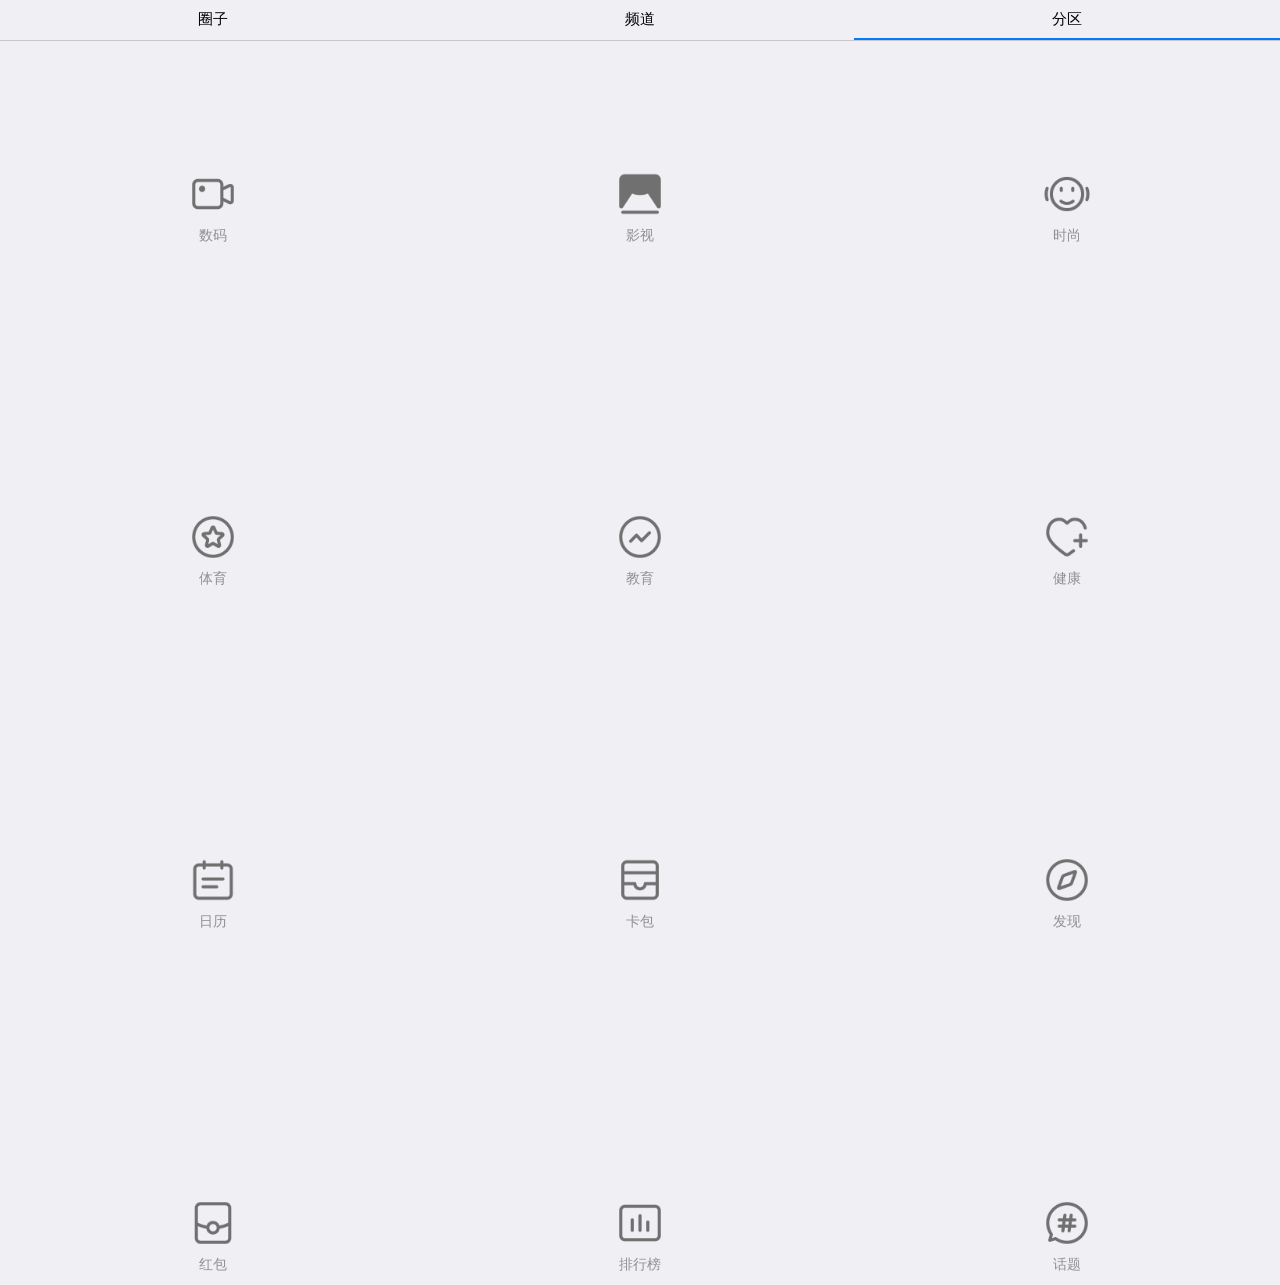
<file: Find.html>
<!doctype html>
<html>

	<head>
		<meta charset="utf-8">
		<title></title>
		<meta name="viewport" content="width=device-width,initial-scale=1,minimum-scale=1,maximum-scale=1,user-scalable=no" />
		<link href="css/mui.css" rel="stylesheet" />
		<style>
			html
			{
				width: 100%;
				height: 100%;
			}
			.div_piceure
			{
				max-width:100%;
				height: 50px;
				width: 50px;
			}
			.mui-col-xs-4
			{
				text-align: center;
			}
			.mui-slider .mui-slider-group .mui-slider-item img
			{
				width: 50px;
			}
			.div_channel_topbox
			{
				width: 95%;
				height: auto;
				margin: 0 auto;
			}
			.div_channel_talkbox
			{
				height: auto;
				width: 95%;
				margin-left: 2.5%;
				margin-top: 15px;
				background-color: white;
				border-radius: 5px;
				float: left;
			}
			.div_channel_talkbox .mui-table-view .mui-media .div_channel_talkbox_userhead
			{
				max-width: 100%;
				width: 35px;
				height: 35px;
				margin-right: 15px;
				border-radius: 5px;
			}
			.div_channel_talkbox_cenbox
			{
				width: 100%;
				height: auto;
				float: left;
			}
			#item3
			{
				border-bottom: none;
			}
			#item2
			{
				border-bottom: none;
			}
			#item1
			{
				border-bottom: none;
			}
			.div_User_Box_Rigth
			{
				float: right;
				margin-top: 5px;
				background-color:#F0FFFF;
				width: 70px;
				height: 30px;
				border-radius: 5px;
				text-align: center;
				line-height: 30px;
			}
		</style>
	</head>
	<body>
		<div class="mui-content"  id="content_div">
			<div class="mui-slider">
				<div class="mui-slider-indicator mui-segmented-control mui-segmented-control-inverted">
					<a class="mui-control-item" href="#item1">圈子</a>
					<a class="mui-control-item" href="#item2">频道</a>
					<a class="mui-control-item" href="#item3">分区</a>
				</div>
				<div id="sliderProgressBar" class="mui-slider-progress-bar mui-col-xs-4"></div>
				<div class="mui-slider-group">
					<div id="item1" class="mui-slider-item mui-control-content">
						<ul class="mui-table-view">
							<li class="mui-table-view-cell">第1000000个选项卡子项</li>
							<li class="mui-table-view-cell">第1个选项卡子项</li>
						</ul>
					</div>
					<div id="item2" class="mui-slider-item mui-control-content">
						<!--下拉刷新容器-->
						<div id="refreshContainer" class="mui-scroll-wrapper" style="margin-top: 15px;">
							<div class="mui-scroll">
								<div class="div_channel_topbox">
									<ul class="mui-table-view" style="border-radius: 5px;">
										<li class="mui-table-view-cell mui-media">
											<a href="javascript:;">
												<img class="mui-media-object mui-pull-left" src="Picture/channel_talk.png">
												<div class="mui-media-body">
													<span>发现感兴趣的话题</span>
													<p style="font-size: 12px;">关注话题，不错过优质内容更新</p>
												</div>
											</a>
										</li>
									</ul>
								</div>
								<div class="div_channel_talkbox">
									<ul class="mui-table-view" style="border-radius: 5px;">
										<li class="mui-table-view-cell mui-media">
											<a href="javascript:;">
												<img class="div_channel_talkbox_userhead mui-pull-left" src="User_Head/junshi_head.jpg">
												<div class="div_User_Box_Rigth">
													<span style="font-weight: 500;font-size: 20px;color: #007AFF;">+</span><span style="font-weight: 500;color: #007AFF;">&nbsp;&nbsp;关注</span>
												</div>
												<div class="mui-media-body">
													<span style="font-size: 14px;">军事</span>
													<p style="font-size: 10px;">进一天讨论&nbsp;581</p>
												</div>
											</a>
										</li>
									</ul>
									<div class="div_channel_talkbox_cenbox" style="border-bottom: solid 1px #CCCCCC;">
										<span style="font-size: 13px;font-weight: 500;margin-left: 15px;">穷则战术穿插，达则给老子炸</span>
										<p style="font-size: 12px;margin-left: 15px;"><span style="font-weight: 600;font-size: 12px;">一颗青木：</span>作者：远方青木（YFqingmu）中国人民解放</p>
										<p style="font-size: 12px; margin-left: 15px;" class="mui-ellipsis">军，是公认的世界第一陆军，曾经单独凭陆军,将……</p>
										<p style="margin-left: 15px;font-size: 10px;color: #000000;">1118&nbsp;赞同&nbsp;&nbsp;203&nbsp;评论&nbsp;&nbsp;昨天&nbsp;07:31</p>
									</div>
									<div class="div_channel_talkbox_cenbox" style="margin-top: 15px;">
										<span style="font-size: 13px;font-weight: 500;margin-left: 15px;">穷则战术穿插，达则给老子炸</span>
										<p style="font-size: 12px;margin-left: 15px;"><span style="font-weight: 600;font-size: 12px;">每日点兵：</span>在近期西部战区高原演习中，有这样一款装</p>
										<p style="font-size: 12px; margin-left: 15px;" class="mui-ellipsis">备频繁亮相。它像枪，打出去却会炸；它像炮，却……</p>
										<div style="margin-bottom: 10px; float: left; width: 60px;height: 22px;background-color:#FFEBCD;text-align: center;line-height: 22px;margin-left: 15px;border-radius: 5px;">
											<span style="font-size: 10px;color:#FF8C00;">18.1&nbsp;人阅读</span>
										</div>
										<span style="float: left;font-size: 10px;margin-left: 15px;">1426&nbsp;赞同&nbsp;&nbsp;06-22</span>
									</div>
								</div>
								<div class="div_channel_talkbox">
									<ul class="mui-table-view" style="border-radius: 5px;">
										<li class="mui-table-view-cell mui-media">
											<a href="javascript:;">
												<img class="div_channel_talkbox_userhead mui-pull-left" src="User_Head/junshi_head.jpg">
												<div class="div_User_Box_Rigth">
													<span style="font-weight: 500;font-size: 20px;color: #007AFF;">+</span><span style="font-weight: 500;color: #007AFF;">&nbsp;&nbsp;关注</span>
												</div>
												<div class="mui-media-body">
													<span style="font-size: 14px;">军事</span>
													<p style="font-size: 10px;">进一天讨论&nbsp;581</p>
												</div>
											</a>
										</li>
									</ul>
									<div class="div_channel_talkbox_cenbox" style="border-bottom: solid 1px #CCCCCC;">
										<span style="font-size: 13px;font-weight: 500;margin-left: 15px;">穷则战术穿插，达则给老子炸</span>
										<p style="font-size: 12px;margin-left: 15px;"><span style="font-weight: 600;font-size: 12px;">一颗青木：</span>作者：远方青木（YFqingmu）中国人民解放</p>
										<p style="font-size: 12px; margin-left: 15px;" class="mui-ellipsis">军，是公认的世界第一陆军，曾经单独凭陆军,将……</p>
										<p style="margin-left: 15px;font-size: 10px;color: #000000;">1118&nbsp;赞同&nbsp;&nbsp;203&nbsp;评论&nbsp;&nbsp;昨天&nbsp;07:31</p>
									</div>
									<div class="div_channel_talkbox_cenbox" style="margin-top: 15px;">
										<span style="font-size: 13px;font-weight: 500;margin-left: 15px;">穷则战术穿插，达则给老子炸</span>
										<p style="font-size: 12px;margin-left: 15px;"><span style="font-weight: 600;font-size: 12px;">每日点兵：</span>在近期西部战区高原演习中，有这样一款装</p>
										<p style="font-size: 12px; margin-left: 15px;" class="mui-ellipsis">备频繁亮相。它像枪，打出去却会炸；它像炮，却……</p>
										<div style="margin-bottom: 10px; float: left; width: 60px;height: 22px;background-color:#FFEBCD;text-align: center;line-height: 22px;margin-left: 15px;border-radius: 5px;">
											<span style="font-size: 10px;color:#FF8C00;">18.1&nbsp;人阅读</span>
										</div>
										<span style="float: left;font-size: 10px;margin-left: 15px;">1426&nbsp;赞同&nbsp;&nbsp;06-22</span>
									</div>
								</div>
								<div class="div_channel_talkbox">
									<ul class="mui-table-view" style="border-radius: 5px;">
										<li class="mui-table-view-cell mui-media">
											<a href="javascript:;">
												<img class="div_channel_talkbox_userhead mui-pull-left" src="User_Head/junshi_head.jpg">
												<div class="div_User_Box_Rigth">
													<span style="font-weight: 500;font-size: 20px;color: #007AFF;">+</span><span style="font-weight: 500;color: #007AFF;">&nbsp;&nbsp;关注</span>
												</div>
												<div class="mui-media-body">
													<span style="font-size: 14px;">军事</span>
													<p style="font-size: 10px;">进一天讨论&nbsp;581</p>
												</div>
											</a>
										</li>
									</ul>
									<div class="div_channel_talkbox_cenbox" style="border-bottom: solid 1px #CCCCCC;">
										<span style="font-size: 13px;font-weight: 500;margin-left: 15px;">穷则战术穿插，达则给老子炸</span>
										<p style="font-size: 12px;margin-left: 15px;"><span style="font-weight: 600;font-size: 12px;">一颗青木：</span>作者：远方青木（YFqingmu）中国人民解放</p>
										<p style="font-size: 12px; margin-left: 15px;" class="mui-ellipsis">军，是公认的世界第一陆军，曾经单独凭陆军,将……</p>
										<p style="margin-left: 15px;font-size: 10px;color: #000000;">1118&nbsp;赞同&nbsp;&nbsp;203&nbsp;评论&nbsp;&nbsp;昨天&nbsp;07:31</p>
									</div>
									<div class="div_channel_talkbox_cenbox" style="margin-top: 15px;">
										<span style="font-size: 13px;font-weight: 500;margin-left: 15px;">穷则战术穿插，达则给老子炸</span>
										<p style="font-size: 12px;margin-left: 15px;"><span style="font-weight: 600;font-size: 12px;">每日点兵：</span>在近期西部战区高原演习中，有这样一款装</p>
										<p style="font-size: 12px; margin-left: 15px;" class="mui-ellipsis">备频繁亮相。它像枪，打出去却会炸；它像炮，却……</p>
										<div style="margin-bottom: 10px; float: left; width: 60px;height: 22px;background-color:#FFEBCD;text-align: center;line-height: 22px;margin-left: 15px;border-radius: 5px;">
											<span style="font-size: 10px;color:#FF8C00;">18.1&nbsp;人阅读</span>
										</div>
										<span style="float: left;font-size: 10px;margin-left: 15px;">1426&nbsp;赞同&nbsp;&nbsp;06-22</span>
									</div>
								</div>
								<div class="div_channel_talkbox">
									<ul class="mui-table-view" style="border-radius: 5px;">
										<li class="mui-table-view-cell mui-media">
											<a href="javascript:;">
												<img class="div_channel_talkbox_userhead mui-pull-left" src="User_Head/junshi_head.jpg">
												<div class="div_User_Box_Rigth">
													<span style="font-weight: 500;font-size: 20px;color: #007AFF;">+</span><span style="font-weight: 500;color: #007AFF;">&nbsp;&nbsp;关注</span>
												</div>
												<div class="mui-media-body">
													<span style="font-size: 14px;">军事</span>
													<p style="font-size: 10px;">进一天讨论&nbsp;581</p>
												</div>
											</a>
										</li>
									</ul>
									<div class="div_channel_talkbox_cenbox" style="border-bottom: solid 1px #CCCCCC;">
										<span style="font-size: 13px;font-weight: 500;margin-left: 15px;">穷则战术穿插，达则给老子炸</span>
										<p style="font-size: 12px;margin-left: 15px;"><span style="font-weight: 600;font-size: 12px;">一颗青木：</span>作者：远方青木（YFqingmu）中国人民解放</p>
										<p style="font-size: 12px; margin-left: 15px;" class="mui-ellipsis">军，是公认的世界第一陆军，曾经单独凭陆军,将……</p>
										<p style="margin-left: 15px;font-size: 10px;color: #000000;">1118&nbsp;赞同&nbsp;&nbsp;203&nbsp;评论&nbsp;&nbsp;昨天&nbsp;07:31</p>
									</div>
									<div class="div_channel_talkbox_cenbox" style="margin-top: 15px;">
										<span style="font-size: 13px;font-weight: 500;margin-left: 15px;">穷则战术穿插，达则给老子炸</span>
										<p style="font-size: 12px;margin-left: 15px;"><span style="font-weight: 600;font-size: 12px;">每日点兵：</span>在近期西部战区高原演习中，有这样一款装</p>
										<p style="font-size: 12px; margin-left: 15px;" class="mui-ellipsis">备频繁亮相。它像枪，打出去却会炸；它像炮，却……</p>
										<div style="margin-bottom: 10px; float: left; width: 60px;height: 22px;background-color:#FFEBCD;text-align: center;line-height: 22px;margin-left: 15px;border-radius: 5px;">
											<span style="font-size: 10px;color:#FF8C00;">18.1&nbsp;人阅读</span>
										</div>
										<span style="float: left;font-size: 10px;margin-left: 15px;">1426&nbsp;赞同&nbsp;&nbsp;06-22</span>
									</div>
								</div>
							</div>
						</div>
					</div>
					<div id="item3" class="mui-slider-item mui-control-content mui-active">
						<div class="mui-row" style="margin-top: 10%;">
								<div class="mui-col-xs-4">
									<img src="Picture/camera.png" class="div_piceure">
									<p>数码</p>
								</div>
								<div class="mui-col-xs-4">
									<img src="Picture/Movies.png" class="div_piceure">
									<p>影视</p>
								</div>
								<div class="mui-col-xs-4">
									<img src="Picture/fasion.png" class="div_piceure">
									<p>时尚</p>
								</div>
							</div>
							<div class="mui-row" style="margin-top: 20%;">
								<div class="mui-col-xs-4">
									<img src="Picture/PE.png" class="div_piceure">
									<p>体育</p>
								</div>
								<div class="mui-col-xs-4">
									<img src="Picture/Scholl.png" class="div_piceure">
									<p>教育</p>
								</div>
								<div class="mui-col-xs-4">
									<img src="Picture/Family.png" class="div_piceure">
									<p>健康</p>
								</div>
							</div>
							<div class="mui-row" style="margin-top: 20%;">
								<div class="mui-col-xs-4">
									<img src="./Picture/calendar.png" class="div_piceure">
									<p>日历</p>
								</div>
								<div class="mui-col-xs-4">
									<img src="Picture/Card%20bag.png" class="div_piceure">
									<p>卡包</p>
								</div>
								<div class="mui-col-xs-4">
									<img src="Picture/Find.png" class="div_piceure">
									<p>发现</p>
								</div>
							</div>
							<div class="mui-row" style="margin-top: 20%;">
								<div class="mui-col-xs-4">
									<img src="Picture/Red%20envelopes.png" class="div_piceure">
									<p>红包</p>
								</div>
								<div class="mui-col-xs-4">
									<img src="Picture/Ranking%20List.png" class="div_piceure">
									<p>排行榜</p>
								</div>
								<div class="mui-col-xs-4">
									<img src="Picture/Topic%20of%20conversation.png" class="div_piceure">
									<p>话题</p>
								</div>
							</div>
						</div>
					</div>
				</div>
			</div>
		</div>
		<script src="js/mui.js"></script>
		<script type="text/javascript">
			mui.init({
				pullRefresh:{
					container:"#refreshContainer",
					down:{
						height : 100,//可选,默认50.触发下拉刷新拖动距离,
						range : 100, //可选 默认100px,控件可下拉拖拽的范围
						color : '#2BD009', //可选，默认“#2BD009” 下拉刷新控件颜色
						style : 'circle',//可选，下拉刷新样式，目前支持原生5+ ‘circle’ 样式
						auto : false,//可选,默认false.自动下拉刷新一次
						callback:doubleref
					},
				}
			});
			function doubleref()
			{
				mui('#refreshContainer').pullRefresh().endPulldownToRefresh();
			}
			var content_div = document.getElementById('content_div');
			mui.plusReady(function(){
				content_div.style.marginTop = Math.round(plus.navigator.getStatusbarHeight()) + 10 + 'px';
			});
		</script>
	</body>

</html>
</file>
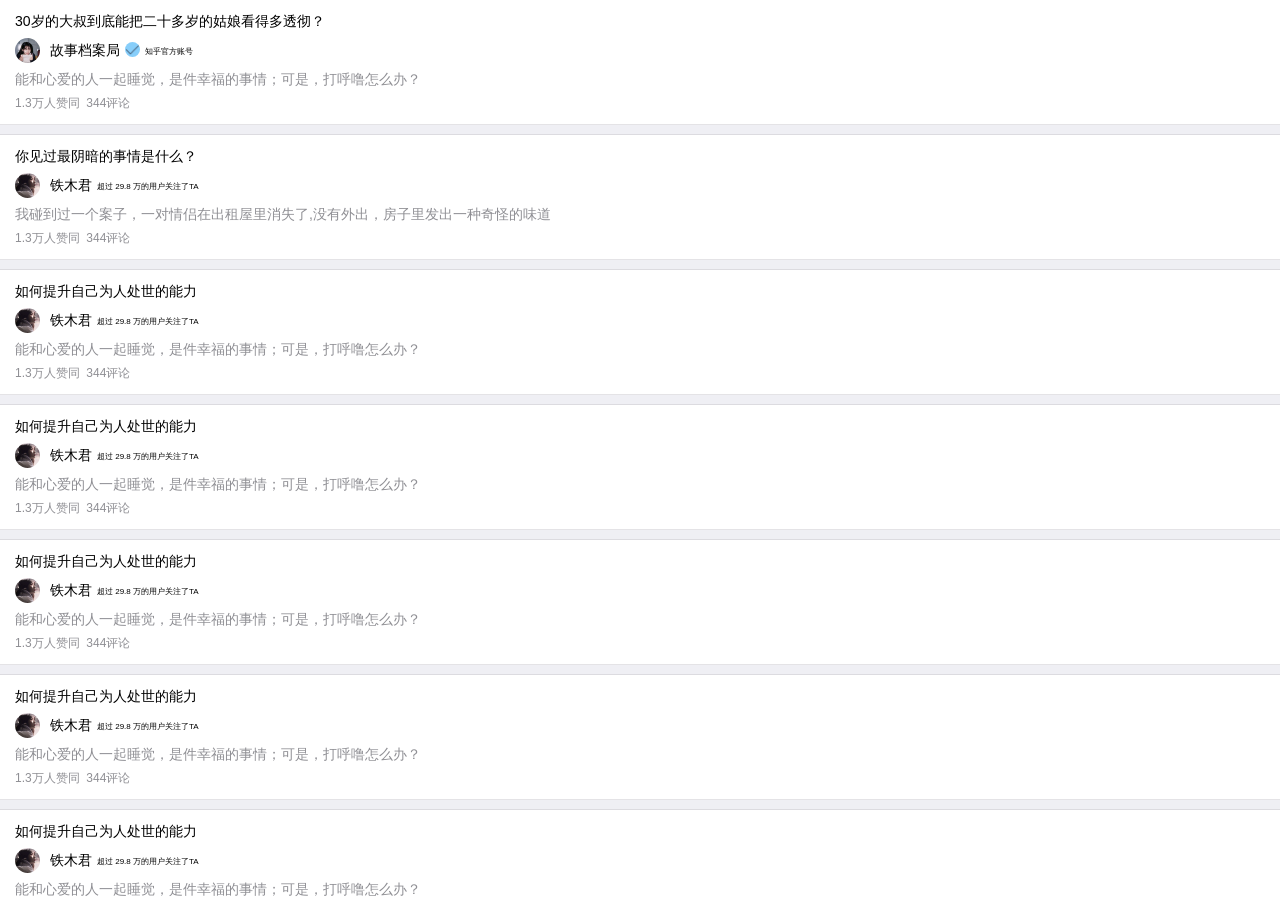
<file: Follow.html>
<!doctype html>
<html>

	<head>
		<meta charset="utf-8">
		<title></title>
		<meta name="viewport" content="width=device-width,initial-scale=1,minimum-scale=1,maximum-scale=1,user-scalable=no" />
		<link href="css/mui.css" rel="stylesheet" />
		<style>
			.div_li_top_Font
			{
				float: left;
				width: 100%;
				height: auto;
			}
			.User_Head_Style
			{
				width: 25px;
				height: 25px;
				max-width: 100%;
				margin-right: 10px;
				border-radius: 20px;
				float: left;
			}
			.User_Message_Box_Style
			{
				margin-bottom: 10px;
			}
			.User_Message_Official_Style
			{
				width: auto;
				height: auto;
				float: left;
				margin-left: 5px;
				font-weight: 100;
			}
			.User_Message_Official_Picture_Style
			{
				width: 15px; 
				height: 15px; 
				max-width: 100%;
				margin-top: 4px; 
				margin-left: 5px; 
				float: left; 
				background-color: #87CEFA;
				border-radius: 10px;
			}
			.User_Message_Box_Font_Syle
			{
				color: #000000;
			}
			.User_Message_Box_Font_Talk_Syle
			{
				font-size: 12px;
				float: left;
			}
		</style>
	</head>

	<body>
		<div class="mui-content" style="margin-top: 10px;">
			<!--下拉刷新容器-->
			<div id="refreshContainer" class="mui-scroll-wrapper">
			  <div class="mui-scroll">
				<!--数据列表-->
				<div class="User_Message_Box_Style">
					<ul class="mui-table-view">
						<li class="mui-table-view-cell mui-media" id="Page_Change_1">
							<a href="javascript:;">
								<p class="User_Message_Box_Font_Syle">30岁的大叔到底能把二十多岁的姑娘看得多透彻？</p>
								<div class="mui-media-body" style="margin-bottom: 6px;margin-top: 6px;">
									<img class=" mui-pull-left User_Head_Style" src="User_Head/User_1.jpeg">
									<span style="font-size: 14px; float: left;line-height: 25px;">故事档案局</span>
									<img src="Picture/GF.png" class="User_Message_Official_Picture_Style"/>
									<div class="User_Message_Official_Style">
										<span style="font-size: 8px;">知乎官方账号</span>
									</div>
								</div>
								<p class="mui-ellipsis" style="margin-bottom: 3px;">能和心爱的人一起睡觉，是件幸福的事情；可是，打呼噜怎么办？</p>
								<p class="User_Message_Box_Font_Talk_Syle">1.3万人赞同&nbsp;&nbsp;344评论</p>
							</a>
						</li>
					</ul>
				</div>
				<div class="User_Message_Box_Style">
					<ul class="mui-table-view">
						<li class="mui-table-view-cell mui-media">
							<a href="javascript:;">
								<p class="User_Message_Box_Font_Syle">你见过最阴暗的事情是什么？</p>
								<div class="mui-media-body" style="margin-bottom: 6px;margin-top: 6px;">
									<img class=" mui-pull-left User_Head_Style" src="User_Head/User_2.jpeg">
									<span style="font-size: 14px; float: left;line-height: 25px;">铁木君</span>
									<!-- <img src="Picture/GF.png" class="User_Message_Official_Picture_Style"/> -->
									<div class="User_Message_Official_Style">
										<span style="font-size: 8px;">超过 29.8 万的用户关注了TA</span>
									</div>
								</div>
								<p class="mui-ellipsis" style="margin-bottom: 3px;">我碰到过一个案子，一对情侣在出租屋里消失了,没有外出，房子里发出一种奇怪的味道</p>
								<p class="User_Message_Box_Font_Talk_Syle">1.3万人赞同&nbsp;&nbsp;344评论</p>
							</a>
						</li>
					</ul>
				</div>
				<div class="User_Message_Box_Style">
					<ul class="mui-table-view">
						<li class="mui-table-view-cell mui-media">
							<a href="javascript:;">
								<p class="User_Message_Box_Font_Syle">如何提升自己为人处世的能力</p>
								<div class="mui-media-body" style="margin-bottom: 6px;margin-top: 6px;">
									<img class=" mui-pull-left User_Head_Style" src="User_Head/User_2.jpeg">
									<span style="font-size: 14px; float: left;line-height: 25px;">铁木君</span>
									<!-- <img src="Picture/GF.png" class="User_Message_Official_Picture_Style"/> -->
									<div class="User_Message_Official_Style">
										<span style="font-size: 8px;">超过 29.8 万的用户关注了TA</span>
									</div>
								</div>
								<p class="mui-ellipsis" style="margin-bottom: 3px;">能和心爱的人一起睡觉，是件幸福的事情；可是，打呼噜怎么办？</p>
								<p class="User_Message_Box_Font_Talk_Syle">1.3万人赞同&nbsp;&nbsp;344评论</p>
							</a>
						</li>
					</ul>
				</div>
				<div class="User_Message_Box_Style">
					<ul class="mui-table-view">
						<li class="mui-table-view-cell mui-media">
							<a href="javascript:;">
								<p class="User_Message_Box_Font_Syle">如何提升自己为人处世的能力</p>
								<div class="mui-media-body" style="margin-bottom: 6px;margin-top: 6px;">
									<img class=" mui-pull-left User_Head_Style" src="User_Head/User_2.jpeg">
									<span style="font-size: 14px; float: left;line-height: 25px;">铁木君</span>
									<div class="User_Message_Official_Style">
										<span style="font-size: 8px;">超过 29.8 万的用户关注了TA</span>
									</div>
								</div>
								<p class="mui-ellipsis" style="margin-bottom: 3px;">能和心爱的人一起睡觉，是件幸福的事情；可是，打呼噜怎么办？</p>
								<p class="User_Message_Box_Font_Talk_Syle">1.3万人赞同&nbsp;&nbsp;344评论</p>
							</a>
						</li>
					</ul>
				</div>
				<div class="User_Message_Box_Style">
					<ul class="mui-table-view">
						<li class="mui-table-view-cell mui-media">
							<a href="javascript:;">
								<p class="User_Message_Box_Font_Syle">如何提升自己为人处世的能力</p>
								<div class="mui-media-body" style="margin-bottom: 6px;margin-top: 6px;">
									<img class=" mui-pull-left User_Head_Style" src="User_Head/User_2.jpeg">
									<span style="font-size: 14px; float: left;line-height: 25px;">铁木君</span>
									<!-- <img src="Picture/GF.png" class="User_Message_Official_Picture_Style"/> -->
									<div class="User_Message_Official_Style">
										<span style="font-size: 8px;">超过 29.8 万的用户关注了TA</span>
									</div>
								</div>
								<p class="mui-ellipsis" style="margin-bottom: 3px;">能和心爱的人一起睡觉，是件幸福的事情；可是，打呼噜怎么办？</p>
								<p class="User_Message_Box_Font_Talk_Syle">1.3万人赞同&nbsp;&nbsp;344评论</p>
							</a>
						</li>
					</ul>
				</div>
				<div class="User_Message_Box_Style">
					<ul class="mui-table-view">
						<li class="mui-table-view-cell mui-media">
							<a href="javascript:;">
								<p class="User_Message_Box_Font_Syle">如何提升自己为人处世的能力</p>
								<div class="mui-media-body" style="margin-bottom: 6px;margin-top: 6px;">
									<img class=" mui-pull-left User_Head_Style" src="User_Head/User_2.jpeg">
									<span style="font-size: 14px; float: left;line-height: 25px;">铁木君</span>
									<!-- <img src="Picture/GF.png" class="User_Message_Official_Picture_Style"/> -->
									<div class="User_Message_Official_Style">
										<span style="font-size: 8px;">超过 29.8 万的用户关注了TA</span>
									</div>
								</div>
								<p class="mui-ellipsis" style="margin-bottom: 3px;">能和心爱的人一起睡觉，是件幸福的事情；可是，打呼噜怎么办？</p>
								<p class="User_Message_Box_Font_Talk_Syle">1.3万人赞同&nbsp;&nbsp;344评论</p>
							</a>
						</li>
					</ul>
				</div>
				<div class="User_Message_Box_Style">
					<ul class="mui-table-view">
						<li class="mui-table-view-cell mui-media">
							<a href="javascript:;">
								<p class="User_Message_Box_Font_Syle">如何提升自己为人处世的能力</p>
								<div class="mui-media-body" style="margin-bottom: 6px;margin-top: 6px;">
									<img class=" mui-pull-left User_Head_Style" src="User_Head/User_2.jpeg">
									<span style="font-size: 14px; float: left;line-height: 25px;">铁木君</span>
									<!-- <img src="Picture/GF.png" class="User_Message_Official_Picture_Style"/> -->
									<div class="User_Message_Official_Style">
										<span style="font-size: 8px;">超过 29.8 万的用户关注了TA</span>
									</div>
								</div>
								<p class="mui-ellipsis" style="margin-bottom: 3px;">能和心爱的人一起睡觉，是件幸福的事情；可是，打呼噜怎么办？</p>
								<p class="User_Message_Box_Font_Talk_Syle">1.3万人赞同&nbsp;&nbsp;344评论</p>
							</a>
						</li>
					</ul>
				</div>
				<div class="User_Message_Box_Style">
					<ul class="mui-table-view">
						<li class="mui-table-view-cell mui-media">
							<a href="javascript:;">
								<p class="User_Message_Box_Font_Syle">如何提升自己为人处世的能力</p>
								<div class="mui-media-body" style="margin-bottom: 6px;margin-top: 6px;">
									<img class=" mui-pull-left User_Head_Style" src="User_Head/User_2.jpeg">
									<span style="font-size: 14px; float: left;line-height: 25px;">铁木君</span>
									<!-- <img src="Picture/GF.png" class="User_Message_Official_Picture_Style"/> -->
									<div class="User_Message_Official_Style">
										<span style="font-size: 8px;">超过 29.8 万的用户关注了TA</span>
									</div>
								</div>
								<p class="mui-ellipsis" style="margin-bottom: 3px;">能和心爱的人一起睡觉，是件幸福的事情；可是，打呼噜怎么办？</p>
								<p class="User_Message_Box_Font_Talk_Syle">1.3万人赞同&nbsp;&nbsp;344评论</p>
							</a>
						</li>
					</ul>
				</div>
			  </div>
			</div>
		</div>
		<script src="js/mui.js"></script>
		<script type="text/javascript">
			mui.init({
				pullRefresh:{
					container:"#refreshContainer",
					down:{
						height : 50,//可选,默认50.触发下拉刷新拖动距离,
						range : 50, //可选 默认100px,控件可下拉拖拽的范围
						color : '#2BD009', //可选，默认“#2BD009” 下拉刷新控件颜色
						style : 'circle',//可选，下拉刷新样式，目前支持原生5+ ‘circle’ 样式
						auto : false,//可选,默认false.自动下拉刷新一次
						callback:doubleref
					},
				}
			});
			document.getElementById('Page_Change_1').addEventListener('tap',function(){
				mui.openWindow({
					url:'Follow_Page/Follow_Page_1.html',
					id:'Follow_Page/Follow_Page_1.html',
				});
			});
			function doubleref()
			{
				mui('#refreshContainer').pullRefresh().endPulldownToRefresh();
			}
		</script>
	</body>

</html>
</file>
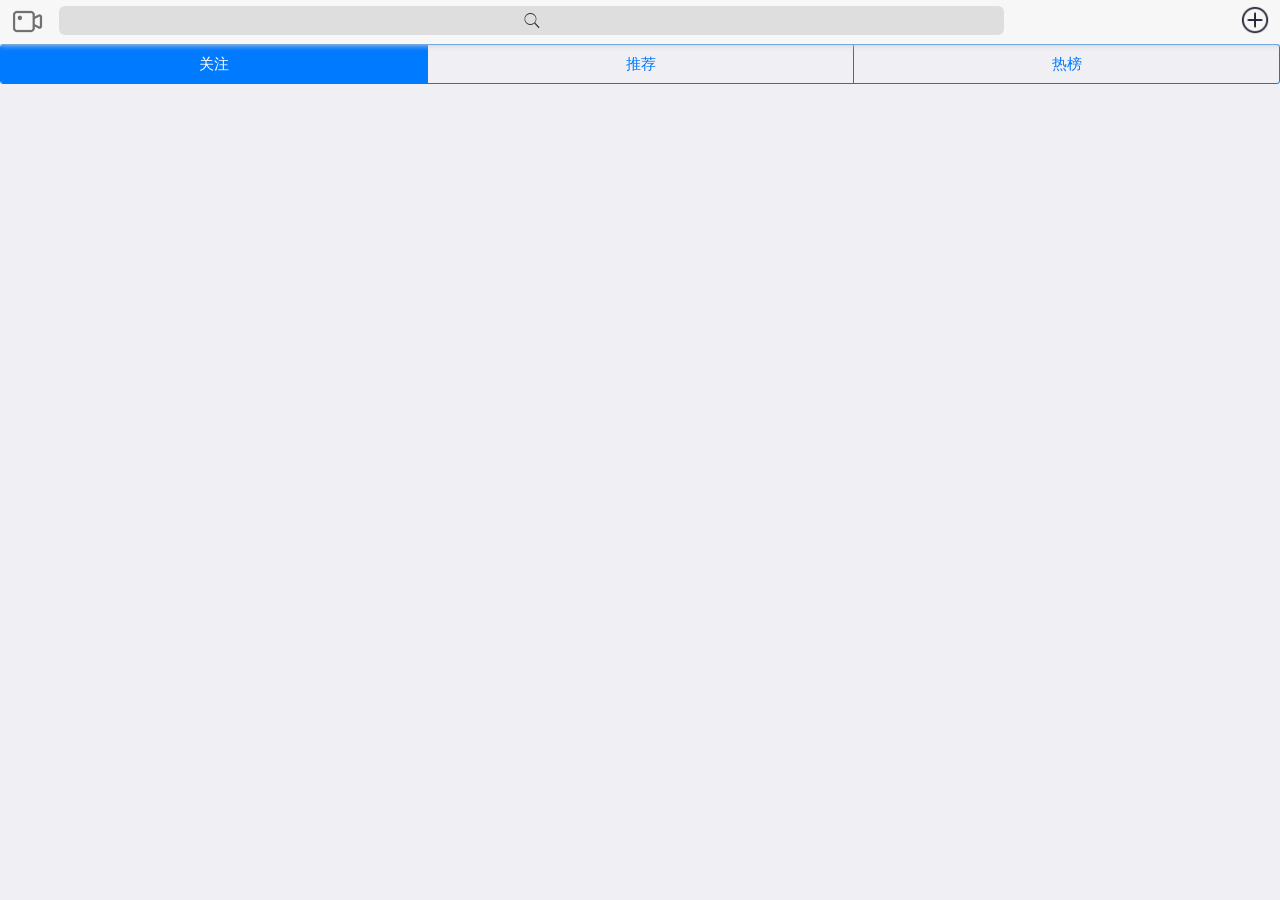
<file: Main.html>
<!doctype html>
<html>
	<head>
		<meta charset="utf-8">
		<title></title>
		<meta name="viewport" content="width=device-width,initial-scale=1,minimum-scale=1,maximum-scale=1,user-scalable=no" />
		<link href="css/mui.css" rel="stylesheet" />
		<style>
			* { touch-action: none; } 
			.div_top_Icon_left
			{
				margin-top: 4px;
				width: 35px;
				height: 35px;
				float: left;
			}
			.div_top_Icon_right
			{
				margin-top: 5px;
				width: 30px;
				height: 30px;
				float: right;
			}
			.div_top_search
			{
				text-align: center;
				float: left;
				width: 75%;
				margin-left: 14px;
			}
		</style>
	</head>
	<body>
		<header class="mui-bar mui-bar-nav" id="heardermylab">
			<img src="Picture/camera.png" class="div_top_Icon_left" style="max-width: 100%;"/>
			<div class="div_top_search">
				<div class="mui-input-row mui-search">
					<input type="search" class="mui-input-clear" placeholder="">
				</div>
			</div>
			<img src="Picture/Add.png" class="div_top_Icon_right"/>
		</header>
		<div class="mui-content" id="div_content">
			<div class="mui-segmented-control">
				<a class="mui-control-item mui-active" data-href="Follow.html">关注</a>
				<a class="mui-control-item" data-href="Recommend.html">推荐</a>
				<a class="mui-control-item" data-href="Hot_List.html">热榜</a>
			</div>
		</div>
		<script src="js/mui.js"></script>
		<script>
			var topoffset = '45px';
			var header = document.getElementById('heardermylab');
			var div_content_header = document.getElementById('div_content');
			mui.plusReady(function () 
			{
				if(plus.navigator.isImmersedStatusbar())
				{
					topoffset = (Math.round(plus.navigator.getStatusbarHeight()) + 45);
					header.style.height = topoffset + 'px';
					header.style.paddingTop = (topoffset - 45) + 'px';
					div_content_header.style.paddingTop = topoffset + 'px';
					plus.navigator.setStatusBarStyle('dark');
				}
				var main = plus.webview.currentWebview();
				var sub_pages = ["Follow.html", "Recommend.html","Hot_List.html"];
				var sub_styles = 
				{
					top: div_content_header.offsetHeight,
					bottom: "0px",
				};
				for (var i = 0; i < sub_pages.length; i++)
				{
					var sub = plus.webview.create(sub_pages[i], sub_pages[i], sub_styles);
					if (i > 0)
					{
						sub.hide();
					}
					main.append(sub);
				}
				var active_tab = sub_pages[0];
				var tabs = document.querySelectorAll(".mui-control-item");
				for (var j = 0; j < tabs.length; j++)
				{
					tabs[j].addEventListener("tap", function(){
					var target_tab = this.getAttribute("data-href");
					if (active_tab == target_tab) 
					{
						return;
					}
					plus.webview.show(target_tab);
					plus.webview.hide(active_tab);
					active_tab = target_tab;
					});
				}
			});
	</script>
	</body>

</html>
</file>
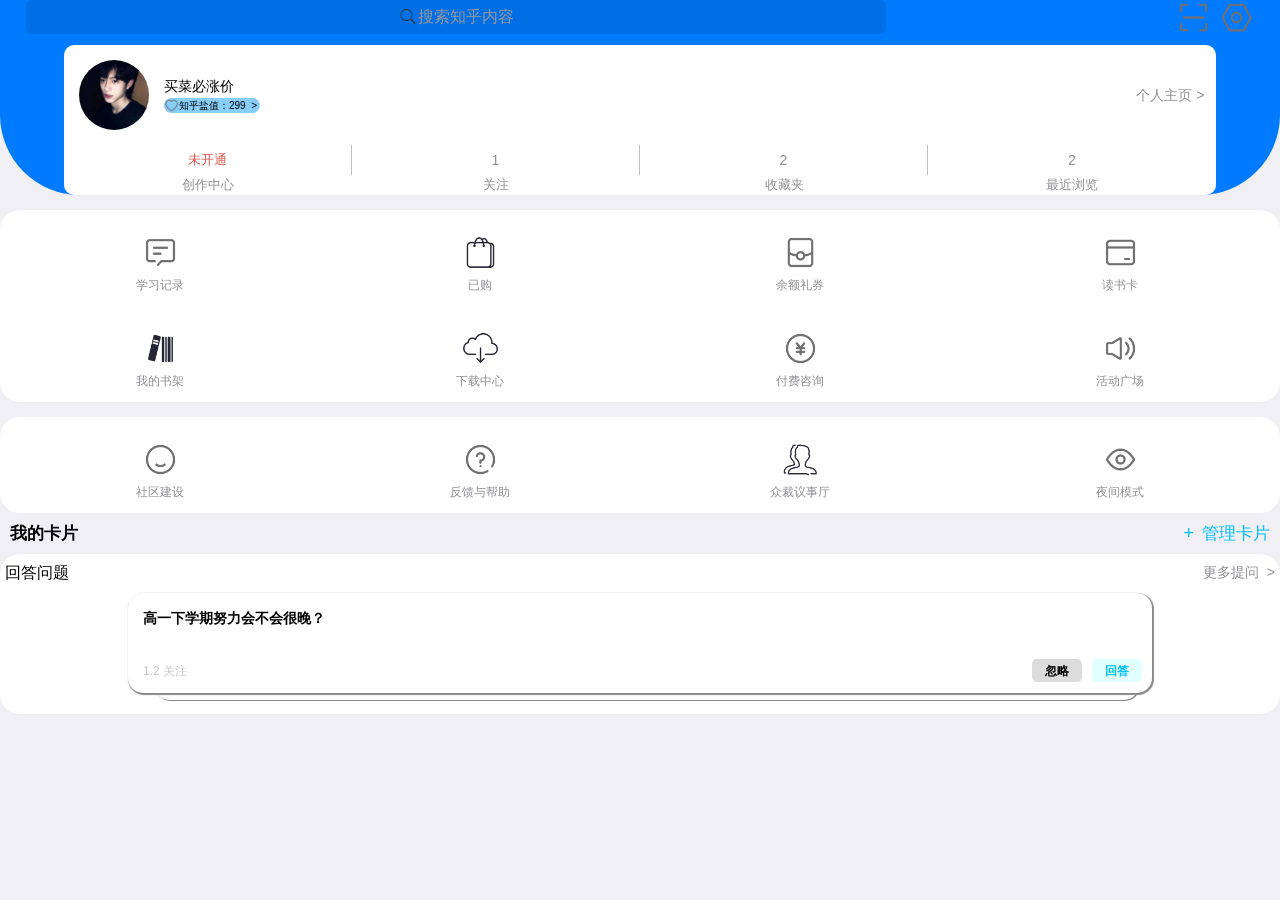
<file: MyM.html>
<!doctype html>
<html>

	<head>
		<meta charset="utf-8">
		<title></title>
		<meta name="viewport" content="width=device-width,initial-scale=1,minimum-scale=1,maximum-scale=1,user-scalable=no" />
		<link href="css/mui.css" rel="stylesheet" />
		<style>
			.div_top_box
			{
				width: 100%;
				height: auto;
				background-color:#007AFF;
				border-bottom-left-radius: 80px;
				border-bottom-right-radius: 80px;
				float: left;
			}
			.div_box_top_function_s_s_s
			{
				width: 96%;
				height: 35px;
				margin-left: 2%;
				margin-right: 2%;
				float: left;
			}
			.div_top_box_search
			{
				width: 70%;
				height: auto;
				float: left;
			}
			.div_top_box_scanning
			{
				margin-left: 0px;
				width: 35px;
				height: 35px;
				float: right;
				max-width: 100%;
			}
			.div_top_box_set
			{
				margin-left: 8px;
				width: 35px;
				height: 35px;
				float: right;
				max-width: 100%;
			}
			.div_top_user_data
			{
				width: 90%;
				height: 150px;
				margin-left: 5%;
				margin-right: 5%;
				margin-top: 10px;
				background-color: white;
				border-radius: 10px;
				float: left;
			}
			.div_top_user_data_userhead
			{
				height: 70px;
				width: 70px;
				margin: 15px;
				float: left;
			}
			.div_top_user_data_index
			{
				margin-top: 30px;
				width: auto;
				height: auto;
				float: left;
			}
			.div_top_user_data_username
			{
				width: auto;
				height: auto;
				margin-bottom: 1%;
			}
			.div_top_user_data_saltindex
			{
				width: auto;
				height: 15px;
				text-align: left;
				background-color:#87CEFA;
				border-radius: 10px;
				float: left;
			}
			.saltindex_picturesize
			{
				width: 15px;
				height: 15px;
				max-width: 100%;
				float: left;
			}
			.div_top_user_home
			{
				margin-top: 40px;
				width: auto;
				height: 20px;
				float: right;
				line-height:20px;
			}
			.div_top_user_mesfucntion
			{
				width: 100%;
				height: auto;
				float: left;
			}
			.div_top_user_mesfucntion_creation
			{
				width: 25%;
				height: 30px;
				border-right:1px solid #C0C0C0;
				float: left;
			}
			.div_top_user_mesfucntion_bottom
			{
				width: 100%;
				height: auto;
				float: left;
			}
			.div_top_user_mesfucntion_creation_bottom
			{
				width: 25%;
				height: 20px;
				float: left;
			}
			.div_center_function_box
			{
				width: 100%;
				height: auto;
				margin-top: 15px;
				background-color: white;
				float: left;
				border-radius: 20px;
			}
			.div_center_function_picturesize
			{
				margin-top: 25px;
				width: 35px;
				height: 35px;
				max-width: 100%;
			}
			.div-center_function_p_fontsize
			{
				font-size: 12px;
			}
			.div_box_card
			{
				width: 100%;
				height: 160px;
				float: left;
				margin-top: 10px;
				background-color: white;
				border-radius: 20px;
			}
			.div_box_card_div_zindex_one
			{
				position: absolute;
				width: 80%;
				height: 100px;
				left: 10%;
				box-shadow: 1px 1px 1px 1px #888888;
				background-color: white;
				border-radius: 15px;
				z-index: 2;
			}
			.div_box_card_div_zindex_two
			{
				position: absolute;
				width: 77%;
				height: 100px;
				margin-top: 7px;
				left: 12%;
				box-shadow:1px 1px #888888;
				border-radius: 15px;
				z-index: 1;
			}
			.div_box_div_zindex_one_bottom_style
			{
				width: 100%;
				margin-top: 30px;
				height: auto;
			}
		</style>
	</head>
	<body>
		<div class="mui-content">
			<div class="div_top_box" id="heardermylab">
				<div class="div_box_top_function_s_s_s">
					<div class="div_top_box_search">
						<div class="mui-input-row mui-search">
							<input type="search" class="mui-input-clear" placeholder="搜索知乎内容">
						</div>
					</div>
					<img src="Picture/SZ.png" class="div_top_box_set"/>
					<img src="Picture/SM.png" class="div_top_box_scanning"/>
				</div>
				<div class="div_top_user_data">
					<div class="div_top_user_data_userhead">
						<img src="Picture/user_head.jpg" style="max-width: 100%;border-radius: 50px;"/>
					</div>
					<div class="div_top_user_data_index">
						<div class="div_top_user_data_username">
							<span style="font-size: 14px;">买菜必涨价</span>
						</div>
						<div class="div_top_user_data_saltindex">
							<img src="Picture/love.png" class="saltindex_picturesize"/>
							<div style="font-size: 10px; float: left; line-height: 15px;">知乎盐值：299&nbsp;&nbsp;>&nbsp;</div>
						</div>
					</div>
					<div class="div_top_user_home">
						<p>个人主页 >&nbsp;&nbsp;&nbsp;</p>
					</div>
					<div class="div_top_user_mesfucntion">
						<div class="div_top_user_mesfucntion_creation">
							<p style="text-align: center; line-height:30px; font-size: 13px; color: #DD524D;">未开通</p>
						</div>
						<div class="div_top_user_mesfucntion_creation">
							<p style="text-align: center; line-height:30px;">1</p>
						</div>
						<div class="div_top_user_mesfucntion_creation">
							<p style="text-align: center; line-height:30px;">2</p>
						</div>
						<div style="width: 25%;height: 30px;float: left;">
							<p style="text-align: center; line-height:30px;">2</p>
						</div>
					</div>
					<div class="div_top_user_mesfucntion_bottom">
						<div class="div_top_user_mesfucntion_creation_bottom">
							<p style="text-align: center; line-height:20px;font-size: 13px;">创作中心</p>
						</div>
						<div class="div_top_user_mesfucntion_creation_bottom">
							<p style="text-align: center; line-height:20px;font-size: 13px;">关注</p>
						</div>
						<div class="div_top_user_mesfucntion_creation_bottom">
							<p style="text-align: center; line-height:20px;font-size: 13px;">收藏夹</p>
						</div>
						<div class="div_top_user_mesfucntion_creation_bottom">
							<p style="text-align: center; line-height:20px;font-size: 13px;">最近浏览</p>
						</div>
					</div>
				</div>
			</div>
			<div class="div_center_function_box">
				<div class="mui-row" style="text-align: center;">
					<div class="mui-col-xs-3">
						<img src="Picture/Study_Message.png" class="div_center_function_picturesize"/>
						<p class="div-center_function_p_fontsize">学习记录</p>
					</div>
					<div class="mui-col-xs-3">
						<img src="Picture/Byde.png" class="div_center_function_picturesize"/>
						<p class="div-center_function_p_fontsize">已购</p>
					</div>
					<div class="mui-col-xs-3">
						<img src="Picture/Quan.png" class="div_center_function_picturesize"/>
						<p class="div-center_function_p_fontsize">余额礼券</p>
					</div>
					<div class="mui-col-xs-3">
						<img src="Picture/Study_Card.png" class="div_center_function_picturesize"/>
						<p class="div-center_function_p_fontsize">读书卡</p>
					</div>
				</div>
				<div class="mui-row" style="text-align: center;">
					<div class="mui-col-xs-3">
						<img src="Picture/Book_Yard.png" class="div_center_function_picturesize"/>
						<p class="div-center_function_p_fontsize">我的书架</p>
					</div>
					<div class="mui-col-xs-3">
						<img src="Picture/Download.png" class="div_center_function_picturesize"/>
						<p class="div-center_function_p_fontsize">下载中心</p>
					</div>
					<div class="mui-col-xs-3">
						<img src="Picture/Money_Talk.png" class="div_center_function_picturesize"/>
						<p class="div-center_function_p_fontsize">付费咨询</p>
					</div>
					<div class="mui-col-xs-3">
						<img src="Picture/Activey.png" class="div_center_function_picturesize"/>
						<p class="div-center_function_p_fontsize">活动广场</p>
					</div>
				</div>
			</div> 
			<div class="div_center_function_box">
				<div class="mui-row" style="text-align: center;">
					<div class="mui-col-xs-3">
						<img src="Picture/Community.png" class="div_center_function_picturesize"/>
						<p class="div-center_function_p_fontsize">社区建设</p>
					</div>
					<div class="mui-col-xs-3">
						<img src="Picture/Help.png" class="div_center_function_picturesize"/>
						<p class="div-center_function_p_fontsize">反馈与帮助</p>
					</div>
					<div class="mui-col-xs-3">
						<img src="Picture/People.png" class="div_center_function_picturesize"/>
						<p class="div-center_function_p_fontsize">众裁议事厅</p>
					</div>
					<div class="mui-col-xs-3">
						<img src="Picture/Night.png" class="div_center_function_picturesize"/>
						<p class="div-center_function_p_fontsize">夜间模式</p>
					</div>
				</div>
			</div>
			<div class="mui-row">
				<div class="mui-col-xs-6" style="margin-top: 10px;">
					<span style="font-weight: 600;margin-left: 10px;">我的卡片</span>
				</div>
				<div class="mui-col-xs-6" style="text-align: right;margin-top: 10px;">
					<span style="color:	#00BFFF;font-size: 18px;">+</span><span style="color:#00BFFF; margin-left: 8px;font-weight: 500;margin-right: 10px;">管理卡片</span>
				</div>
			</div>
			<div class="div_box_card">
				<div class="mui-row" style="margin-top: 8px;">
					<div class="mui-col-xs-6">
						<span style="font-size: 16px;margin-left: 5px;">回答问题</span>
					</div>
					<div class="mui-col-xs-6" style="text-align: right;">
						<p style="margin-right: 5px;">更多提问&nbsp;&nbsp;></p>
					</div>
				</div>
				<div class="div_box_card_div_zindex_one">
					<p style="font-weight: 600;color: #000000;margin: 15px;">高一下学期努力会不会很晚？</p>
					<div class="div_box_div_zindex_one_bottom_style">
						<span style="font-size: 12px;color:#C8C7CC;margin-left: 15px;">1.2&nbsp;关注</span>
						<div style="float: right;width: 50px;text-align: center;background-color:#E1FFFF;margin-right: 10px;border-radius: 5px;margin-left: 10px;">
							<span style="font-size: 12px;font-weight: 600;color:#00BFFF;">回答</span>
						</div>
						<div style="float: right;width: 50px;text-align: center;background-color:#DCDCDC;border-radius: 5px;">
							<span style="font-size: 12px;font-weight: 600;">忽略</span>
						</div>
					</div>
				</div>
				<div class="div_box_card_div_zindex_two">
					
				</div>
			</div>
		</div>
		<script src="js/mui.js"></script>
		<script type="text/javascript">
			mui.plusReady(function () 
			{ 			
				var topoffset = '45px';			
				var header = document.getElementById('heardermylab');		
				if(plus.navigator.isImmersedStatusbar())
				{	
					topoffset = (Math.round(plus.navigator.getStatusbarHeight())+50);			
					header.style.paddingTop=(topoffset-45)+'px';			
				}
				plus.navigator.setStatusBarStyle('dark');
			});
		</script>
	</body>

</html>
</file>
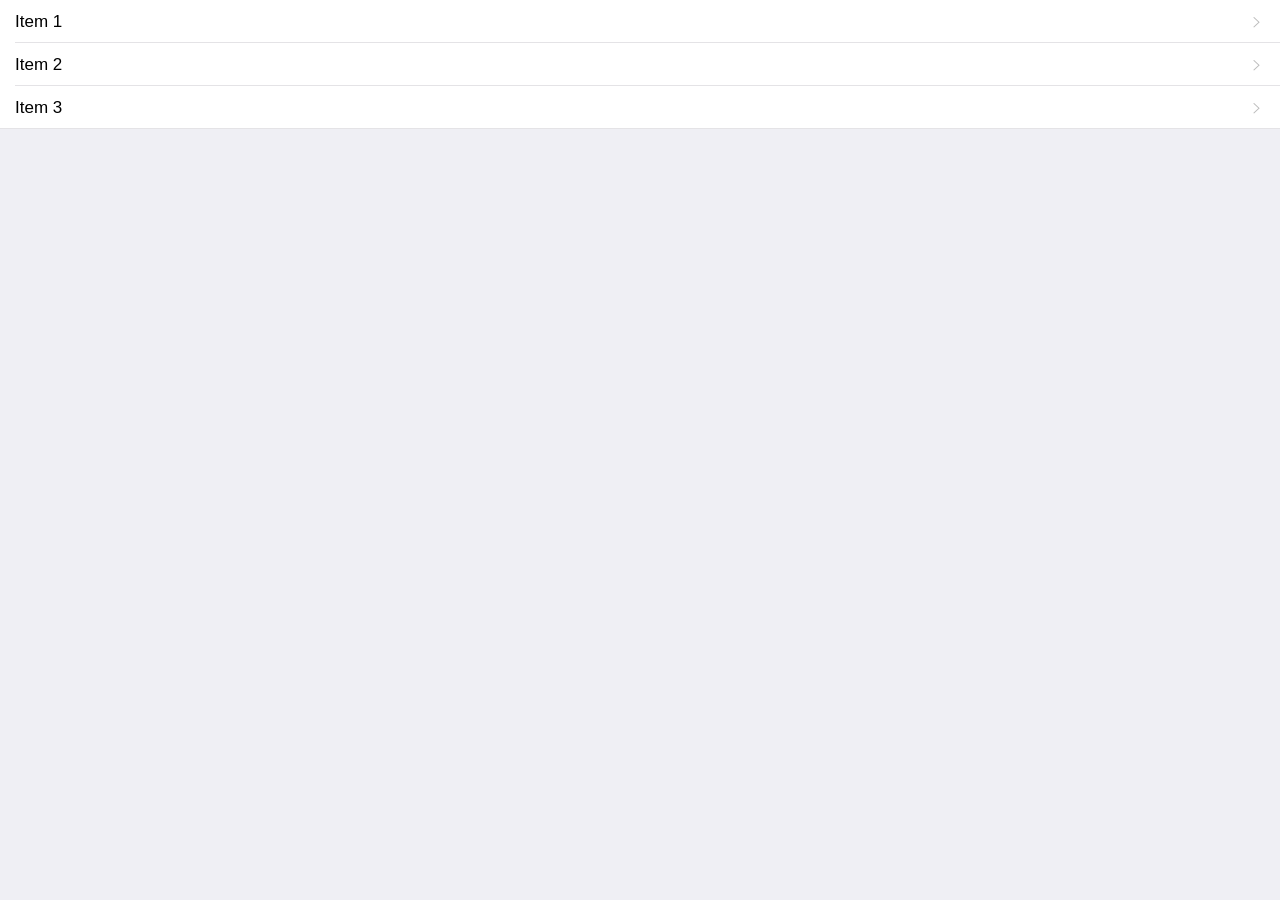
<file: Recommend.html>
<!doctype html>
<html>

	<head>
		<meta charset="utf-8">
		<title></title>
		<meta name="viewport" content="width=device-width,initial-scale=1,minimum-scale=1,maximum-scale=1,user-scalable=no" />
		<link href="css/mui.css" rel="stylesheet" />
		<style>
		</style>
	</head>

	<body>
		<div class="mui-content">
			<!--下拉刷新容器-->
			<div id="refreshContainer" class="mui-content mui-scroll-wrapper">
			  <div class="mui-scroll">
				<!--数据列表-->
				<ul class="mui-table-view">
						<li class="mui-table-view-cell">
							<a class="mui-navigate-right">
								Item 1
							</a>
						</li>
						<li class="mui-table-view-cell">
							<a class="mui-navigate-right">
								 Item 2
							</a>
						</li>
						<li class="mui-table-view-cell">
							<a class="mui-navigate-right">
								 Item 3
							</a>
						</li>
					</ul>
			  </div>
			</div>
		</div>
		<script src="js/mui.js"></script>
		<script type="text/javascript">
			mui.init({
				pullRefresh:{
					container:"#refreshContainer",
					down:{
						height : 50,//可选,默认50.触发下拉刷新拖动距离,
						range : 50, //可选 默认100px,控件可下拉拖拽的范围
						color : '#2BD009', //可选，默认“#2BD009” 下拉刷新控件颜色
						style : 'circle',//可选，下拉刷新样式，目前支持原生5+ ‘circle’ 样式
						auto : false,//可选,默认false.自动下拉刷新一次
						callback:doubleref
					},
				}
			});
			function doubleref()
			{
				setTimeout(function(){
					var table = document.body.querySelector('.mui-table-view');
					var cell = document.body.querySelectorAll('.mui-table-view-cell');
					for(var i = cell.length,len = i + 3;i < len;i++)
					{
						var lis = document.createElement('li');
						lis.className = 'mui-table-view-cell mui-media';
						lis.innerHTML = '这是第' + (i + 1);
						table.appendChild(lis);
						mui('#refreshContainer').pullRefresh().endPulldownToRefresh();
					}
				},1000);
			}
		</script>
	</body>

</html>
</file>
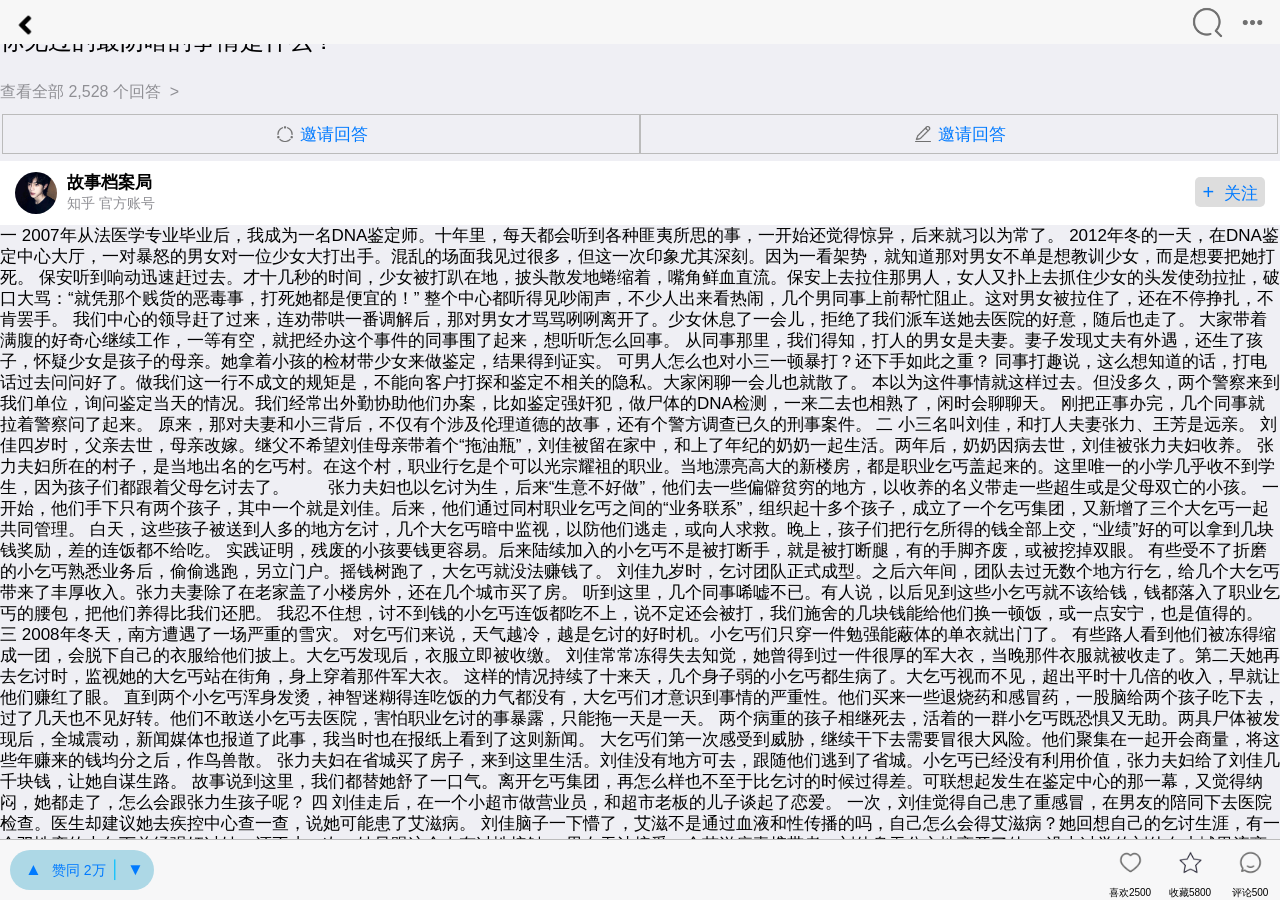
<file: Follow_Page/Follow_Page_1.html>
<!doctype html>
<html>
	<head>
		<meta charset="utf-8">
		<title></title>
		<meta name="viewport" content="width=device-width,initial-scale=1,minimum-scale=1,maximum-scale=1,user-scalable=no" />
		<link href="../css/mui.css" rel="stylesheet" />
		<script src="../js/mui.js"></script>
		<style>
			/* * { touch-action: none; } */
			 html,body{
				padding: 0px;
				margin: 0px;
				width: 100%;
				height: 100%;
			 }
			.mui-bar-nav 
			{
				-webkit-box-shadow: none;
				box-shadow: none;
			}
			.div_top_right_icon_box
			{
				width: auto;
				float: right;
			}
			.div_Invitation_box_half_left .span{
				color: #007AFF;
			}
			.div_top_right_icon_box_icon_Style
			{
				margin-top: 5px;
				width: 35px;
				height: 35px;
				float: right;
				max-width: 100%;
			}
			.div_problem_box
			{
				width: 100%;
				float: left;
				margin-top: 30px;
			}
			.div_Invitation_box_half_left
			{
				width: 100%;
				display: flex;
				justify-content: center;
			}
			.div_User_Box_Rigth
			{
				float: right;
				margin-top: 5px;
				background-color: #DDDDDD;
				width: 70px;
				height: 30px;
				border-radius: 5px;
				text-align: center;
				line-height: 30px;
			}
			.mui-table-view:after{ height:0}
			.mui-table-view:before{ height:0}
			.div_buttom_fix
			{
				height: 61px;
				width: 100%;
				position: fixed;
				bottom: 0;
				border-top: 1px solid #BBBBBB;
				background-color: #F7F7F8;
				z-index: 10;
			}
			.div_buttom_fix_left
			{
				height: 40px;
				width: auto;
				float: left;
				margin-top: 10px;
			}
			.div_buttom_fix_left_up
			{
				text-align: center;
				width: auto;
				line-height: 40px;
				height: auto;
				float: left;
				margin-left: 10px;
				background-color: #ADD8E6;
				border-radius: 20px;
			}
			.div_buttom_fix_right
			{
				height: 40px;
				float: right;
				width: auto;
				margin-top: 10px;
				text-align: center;
			}
			.content.mui-content
			{
				width: 100%;
				padding: 0px;
			}
			.img{
				width: 20px;
				height: 20px;
				margin: 0px;
			}
			.invitation{
				width: 100%;
				padding: 2px;
				display: flex;
			}
			.invitation img{
				width: 20px;
				height: 20px;
				margin-right: 5px;
			}
			.public{
				color: #007AFF;
				height: 40px;
				display: flex;
				justify-content: center;
				align-items: center;
				border: 1px solid #BBBBBB;
				width: 50%;
			}
		</style>
	</head>
	<body>
		<header class="header mui-bar mui-bar-nav" id="heardermylab">
			<a class=" mui-action-back mui-icon mui-pull-left"><span style="font-size: 16px;"><img src="../Picture/Left.png"
					 style="max-width: 100%;width: 30px;height: 30px;" /></span></a>
			<div class="div_top_right_icon_box">
				<img src="../Picture/More.png" style="margin-left: 10px;" class="div_top_right_icon_box_icon_Style" />
				<img src="../Picture/search.png" class="div_top_right_icon_box_icon_Style" />
			</div>
		</header>
		<div class="content mui-content">
			<div class="mui-scroll-wrapper" id="div_p_top">
				<div class="mui-scroll">
					<div class="div_problem_box">
						<p style="font-size: 24px;color: #000000; margin-bottom: 30px;">你见过的最阴暗的事情是什么？</p>
						<p style="font-size: 16px;">查看全部 2,528 个回答&nbsp;&nbsp;></p>
					</div>
					<div class="invitation">
						<div class="left public">
							<img src="../Picture/Invitation_to_talk.png">
							<span>邀请回答</span>
						</div>
						<div class="right public">
							<img src="../Picture/Write_Talk.png">
							<span>邀请回答</span>
						</div>
					</div>
					<div class="div_User_Box" id="div_user_box">
						<ul class="mui-table-view" style="margin-top: 5px;">
							<li class="mui-table-view-cell mui-media">
								<a href="javascript:;">
									<img class="mui-media-object mui-pull-left" src="../Picture/user_head.jpg" style="border-radius: 25px;">
									<div class="div_User_Box_Rigth">
										<span style="font-weight: 500;font-size: 20px;color: #007AFF;">+</span><span style="font-weight: 500;color: #007AFF;">&nbsp;&nbsp;关注</span>
									</div>
									<div class="mui-media-body">
										<span style="font-weight: 800;">故事档案局</span>
										<p>知乎&nbsp;官方账号</p>
									</div>
								</a>
							</li>
						</ul>
					</div>
					<div id="p">
						一

						2007年从法医学专业毕业后，我成为一名DNA鉴定师。十年里，每天都会听到各种匪夷所思的事，一开始还觉得惊异，后来就习以为常了。

						2012年冬的一天，在DNA鉴定中心大厅，一对暴怒的男女对一位少女大打出手。混乱的场面我见过很多，但这一次印象尤其深刻。因为一看架势，就知道那对男女不单是想教训少女，而是想要把她打死。

						保安听到响动迅速赶过去。才十几秒的时间，少女被打趴在地，披头散发地蜷缩着，嘴角鲜血直流。保安上去拉住那男人，女人又扑上去抓住少女的头发使劲拉扯，破口大骂：“就凭那个贱货的恶毒事，打死她都是便宜的！”

						整个中心都听得见吵闹声，不少人出来看热闹，几个男同事上前帮忙阻止。这对男女被拉住了，还在不停挣扎，不肯罢手。

						我们中心的领导赶了过来，连劝带哄一番调解后，那对男女才骂骂咧咧离开了。少女休息了一会儿，拒绝了我们派车送她去医院的好意，随后也走了。

						大家带着满腹的好奇心继续工作，一等有空，就把经办这个事件的同事围了起来，想听听怎么回事。

						从同事那里，我们得知，打人的男女是夫妻。妻子发现丈夫有外遇，还生了孩子，怀疑少女是孩子的母亲。她拿着小孩的检材带少女来做鉴定，结果得到证实。

						可男人怎么也对小三一顿暴打？还下手如此之重？

						同事打趣说，这么想知道的话，打电话过去问问好了。做我们这一行不成文的规矩是，不能向客户打探和鉴定不相关的隐私。大家闲聊一会儿也就散了。

						本以为这件事情就这样过去。但没多久，两个警察来到我们单位，询问鉴定当天的情况。我们经常出外勤协助他们办案，比如鉴定强奸犯，做尸体的DNA检测，一来二去也相熟了，闲时会聊聊天。

						刚把正事办完，几个同事就拉着警察问了起来。

						原来，那对夫妻和小三背后，不仅有个涉及伦理道德的故事，还有个警方调查已久的刑事案件。



						二

						小三名叫刘佳，和打人夫妻张力、王芳是远亲。

						刘佳四岁时，父亲去世，母亲改嫁。继父不希望刘佳母亲带着个“拖油瓶”，刘佳被留在家中，和上了年纪的奶奶一起生活。两年后，奶奶因病去世，刘佳被张力夫妇收养。

						张力夫妇所在的村子，是当地出名的乞丐村。在这个村，职业行乞是个可以光宗耀祖的职业。当地漂亮高大的新楼房，都是职业乞丐盖起来的。这里唯一的小学几乎收不到学生，因为孩子们都跟着父母乞讨去了。　　

						张力夫妇也以乞讨为生，后来“生意不好做”，他们去一些偏僻贫穷的地方，以收养的名义带走一些超生或是父母双亡的小孩。

						一开始，他们手下只有两个孩子，其中一个就是刘佳。后来，他们通过同村职业乞丐之间的“业务联系”，组织起十多个孩子，成立了一个乞丐集团，又新增了三个大乞丐一起共同管理。

						白天，这些孩子被送到人多的地方乞讨，几个大乞丐暗中监视，以防他们逃走，或向人求救。晚上，孩子们把行乞所得的钱全部上交，“业绩”好的可以拿到几块钱奖励，差的连饭都不给吃。

						实践证明，残废的小孩要钱更容易。后来陆续加入的小乞丐不是被打断手，就是被打断腿，有的手脚齐废，或被挖掉双眼。

						有些受不了折磨的小乞丐熟悉业务后，偷偷逃跑，另立门户。摇钱树跑了，大乞丐就没法赚钱了。

						刘佳九岁时，乞讨团队正式成型。之后六年间，团队去过无数个地方行乞，给几个大乞丐带来了丰厚收入。张力夫妻除了在老家盖了小楼房外，还在几个城市买了房。

						听到这里，几个同事唏嘘不已。有人说，以后见到这些小乞丐就不该给钱，钱都落入了职业乞丐的腰包，把他们养得比我们还肥。

						我忍不住想，讨不到钱的小乞丐连饭都吃不上，说不定还会被打，我们施舍的几块钱能给他们换一顿饭，或一点安宁，也是值得的。



						三

						2008年冬天，南方遭遇了一场严重的雪灾。

						对乞丐们来说，天气越冷，越是乞讨的好时机。小乞丐们只穿一件勉强能蔽体的单衣就出门了。

						有些路人看到他们被冻得缩成一团，会脱下自己的衣服给他们披上。大乞丐发现后，衣服立即被收缴。

						刘佳常常冻得失去知觉，她曾得到过一件很厚的军大衣，当晚那件衣服就被收走了。第二天她再去乞讨时，监视她的大乞丐站在街角，身上穿着那件军大衣。

						这样的情况持续了十来天，几个身子弱的小乞丐都生病了。大乞丐视而不见，超出平时十几倍的收入，早就让他们赚红了眼。

						直到两个小乞丐浑身发烫，神智迷糊得连吃饭的力气都没有，大乞丐们才意识到事情的严重性。他们买来一些退烧药和感冒药，一股脑给两个孩子吃下去，过了几天也不见好转。他们不敢送小乞丐去医院，害怕职业乞讨的事暴露，只能拖一天是一天。

						两个病重的孩子相继死去，活着的一群小乞丐既恐惧又无助。两具尸体被发现后，全城震动，新闻媒体也报道了此事，我当时也在报纸上看到了这则新闻。

						大乞丐们第一次感受到威胁，继续干下去需要冒很大风险。他们聚集在一起开会商量，将这些年赚来的钱均分之后，作鸟兽散。

						张力夫妇在省城买了房子，来到这里生活。刘佳没有地方可去，跟随他们逃到了省城。小乞丐已经没有利用价值，张力夫妇给了刘佳几千块钱，让她自谋生路。

						故事说到这里，我们都替她舒了一口气。离开乞丐集团，再怎么样也不至于比乞讨的时候过得差。可联想起发生在鉴定中心的那一幕，又觉得纳闷，她都走了，怎么会跟张力生孩子呢？



						四

						刘佳走后，在一个小超市做营业员，和超市老板的儿子谈起了恋爱。

						一次，刘佳觉得自己患了重感冒，在男友的陪同下去医院检查。医生却建议她去疾控中心查一查，说她可能患了艾滋病。

						刘佳脑子一下懵了，艾滋不是通过血液和性传播的吗，自己怎么会得艾滋病？她回想自己的乞讨生涯，有一个双性恋的大乞丐曾经强奸过她，还不止一次。她只跟这个人有过性接触。

						男友无法接受一个艾滋病毒携带者，刘佳身无分文地离开了他。

						没上过学的刘佳在小城里流离失所，不得不重操旧业，做回乞丐的本行。

						她长得漂亮，在街头乞讨时被一些混混盯上。短短几天里，她就被几个混混轮流侵犯。

						一个女孩子经历了这些，心里已经丧失了活下去的意愿。或许是多年的乞讨生活激发了她求生的本能，刘佳给自己找到了一个活下去的动力——复仇。

						她偷偷找到张力，主动提出做他的情人。王芳平日对张力百依百顺，性格也马马虎虎，张力要瞒住她在外面偷腥，不是一件难事。张力在外面找了处房子，把刘佳安顿在里面，自己一周过去两三次。

						几个月后，刘佳怀孕了。她不想要这个孩子，害怕孩子也染上艾滋。不知内情的张力则坚持要她把孩子生下来，因为妻子之前生的都是女儿，他想要一个男孩。

						刘佳去疾控中心咨询，知道艾滋病没有自己想的那么可怕，艾滋病人也可能生出健康的宝宝。她开始期盼这个小生命的到来，这么多年来，还没有一个人能给她带来心灵上的慰藉。

						一年以后，刘佳生下一个男孩，没有感染病毒。她很开心，复仇计划正在一步步变成现实。

						她隐隐感到，张力也染上了艾滋病毒，复仇计划已经实现。

						怕他会怀疑到自己身上来，她刻意减少与他的接触，平日里也竭力掩饰。日常服用的药被装进别的药瓶里藏起来。一切可能让他起疑的事情，她都加倍小心。

						刘佳打算，等孩子长大一点，就偷偷离开张力，去新的地方开始新的生活。



						五

						喜得男孩的张力，忍不住把好消息告诉了老家的父母。两位老人盼了多年孙子，一定要儿子把孩子带回家给他们看看。

						刘佳不能跟张力一起回老家。她不放心，不同意张力独自带着孩子回去。张力说自己爸妈有带小孩的经验，不会让儿子受苦，答应她最多去一个星期。妻子王芳那边，他随便找了个理由唬弄，一个人带着孩子回老家了。

						张力没想到的是，妻子已经在怀疑他了，正在暗中调查。因为，在他回老家前，妻子发现自己也染上了艾滋。

						王芳在私生活方面也不是个省油的灯，自己的艾滋是怎么来的，她并不确定，只能偷偷调查。她惊讶地发现，丈夫在外面养了个情人，也就是多年前被双性恋“同事”强奸的刘佳。

						这下她基本可以确定，自己的艾滋病是从丈夫那里传染来的。

						老家的知情人看到张力一个人带着孩子回去，就给王芳通风报信。王芳赶回老家大闹一场。张力看妻子并没掌握能证明刘佳和儿子关系的确切证据，就一口咬定孩子是弟弟的，不是自己的。他说自己刚和刘佳重逢不久，只是念及旧情，给她一些资助。

						张力的父母怕把事情闹大，出来作证说小孩确是张力弟弟的。王芳不信，但也不敢把自己患艾滋病的事情说出来。万一估计错误，反而暴露了自己。

						她表面不再说什么，暗地里找熟人打听这种事情该怎么办。熟人告诉她，可以去鉴定中心鉴定，这样就能知道孩子是不是刘佳的了。

						王芳悄悄取到孩子的检材，和丈夫一起回了家。张力生怕露馅，让儿子和父母一起在老家待一段时间。

						王芳一回到城市，就找到刘佳住的地方，破门而入，说要带她去一个地方。刘佳知道肯定没好事，不肯跟王芳走。王芳威胁说，如何不跟她走就将她是艾滋病患者的事公之于众。

						刘佳乱了方寸，只能跟王芳来到鉴定中心。王芳让鉴定师提取了刘佳的检材，选择加急鉴定，两人坐在中心大厅等结果。

						张力也知道了妻子找刘佳的事，急忙赶来鉴定中心，劝说妻子回家，别在外面闹事。王芳很激动，态度强硬，没有一点屈服的意思。张力似乎被她这副模样吓到了，没再说什么，坐下来和她们一起等结果。

						结果一出来，王芳之前的推测都得到了证实，她暴跳如雷，扑上去抓刘佳的脸，拳头狠狠地打在她身上。张力拉住她：“有什么话回家好好说！”王芳嘴里骂着脏话，低声告诉丈夫，他们夫妻俩可能都被刘佳传染了艾滋病。张力这才回过神来，一脚把刘佳踢倒在地。



						六

						从鉴定中心离开后，刘佳到公安局投案自首。

						负责这个案件的警察说，刘佳讲述这些事时，异常平静，她一直垂着头，盯着自己的手指。只有提到自己的孩子时，她的声音才有些失控。

						当时邻省的公安正在调查一个类似的案件，当事人是张力夫妇同村的职业乞丐。刘佳的自首，将她原本所在的乞丐集团暴露出来，又牵出另一个乞丐集团。这些人被端了老窝，张力夫妇也进了监狱。

						“这种丧心病狂的人，就该关起来！”一个同事说。

						刘佳的复仇计划算是成功了，但她也付出了代价：故意传播性病带来的牢狱之苦，以及见不到孩子的分离之痛。

						我一直疑惑，为什么她选择报复的对象是张力夫妇，而不是强奸她的双性恋大乞丐。张力夫妇虽然利用了她，但没有直接让她感染艾滋病，这些年来对她不算是特别狠毒。

						“还记得08年那两个冻死在街头的小乞丐吗？”警察朋友问我。

						我们点了点头，但不明就里。

						他说，小乞丐中的一个，是刘佳的妹妹。如果不是张力夫妇带她们行乞，一切都不会发生。



						作者戴维，现为DNA鉴定师

						编辑 | 王大鹏
					</div>
				</div>
			</div>
			<div class="div_buttom_fix" id="div_buttom_fix">
				<div class="div_buttom_fix_left">
					<div class="div_buttom_fix_left_up">
						<span style="color: #007AFF;margin-left: 15px;">▲</span><span style="font-size: 14px;color: #007AFF;margin-left: 10px;">赞同&nbsp;2万</span>
						<span style="color: #00BFFF;">│</span><span style="color: #007AFF;margin-left: 6px;margin-right: 10px;">▼</span>
					</div>
				</div>
				<div class="div_buttom_fix_right">
					<div class="mui-row">
						<div class="mui-col-xs-4" style="width: 60px;">
							<img src="../Picture/User_Like.png" style="width: 25px;height: 25px;" />
						</div>
						<div class="mui-col-xs-4" style="width: 60px;">
							<img src="../Picture/User_Collection.png" style="width: 25px;height: 25px;" />
						</div>
						<div class="mui-col-xs-4" style="width: 60px;">
							<img src="../Picture/User_Talk.png" style="width: 25px;height: 25px;" />
						</div>
					</div>
					<div class="mui-row">
						<div class="mui-col-xs-4">
							<span style="font-size: 10px;">喜欢2500</span>
						</div>
						<div class="mui-col-xs-4">
							<span style="font-size: 10px;">收藏5800</span>
						</div>
						<div class="mui-col-xs-4">
							<span style="font-size: 10px;">评论500</span>
						</div>
					</div>
				</div>
			</div>
		</div>
	</body>
	<script type="text/javascript">
		mui.init({
			// gestureConfig: {
			// 	tap: true, //默认为true
			// 	doubletap: true, //默认为false
			// 	longtap: true, //默认为false
			// 	swipe: true, //默认为true
			// 	drag: true, //默认为true
			// 	hold: false, //默认为false，不监听
			// 	release: false //默认为false，不监听
			// }
		});
		mui.plusReady(function() {
			var height = Math.round(plus.navigator.getStatusbarHeight());
			var header = document.getElementById('heardermylab');
			var div_p_top = document.getElementById('div_p_top');
			var div_buttom_fix = document.getElementById('div_buttom_fix');
			var div = document.getElementById('div_user_box');
			var p = document.getElementById('p');
			if (plus.navigator.isImmersedStatusbar()) {
				header.style.marginTop = (Math.round(plus.navigator.getStatusbarHeight())) + 'px';
				div_p_top.style.marginTop = header.offsetHeight + height + 'px';
				plus.navigator.setStatusBarStyle('dark');
			}
			var scroll = mui('.mui-scroll-wrapper').scroll();
			document.querySelector('.mui-scroll-wrapper').addEventListener('swipeup', function() {
				div_buttom_fix.classList.add('mui-hidden');
			});
			document.querySelector('.mui-scroll-wrapper').addEventListener('swipedown', function() {
				div_buttom_fix.classList.remove('mui-hidden');
			});
		});
	</script>
</html>
</file>
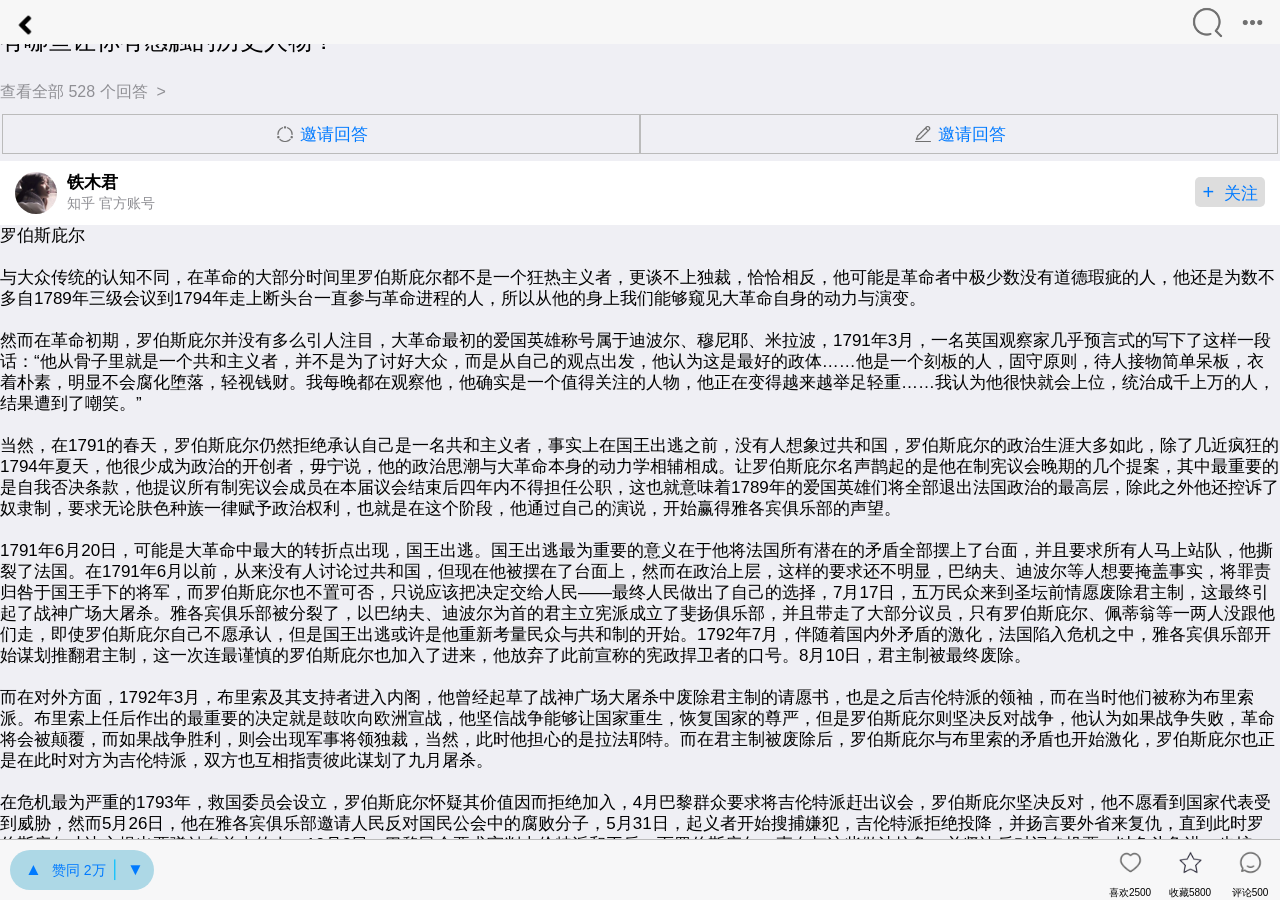
<file: Follow_Page/Follow_Page_2.html>
<!doctype html>
<html>
	<head>
		<meta charset="utf-8">
		<title></title>
		<meta name="viewport" content="width=device-width,initial-scale=1,minimum-scale=1,maximum-scale=1,user-scalable=no" />
		<link href="../css/mui.css" rel="stylesheet" />
		<script src="../js/mui.js"></script>
		<style>
			/* * { touch-action: none; } */
			 html,body{
				padding: 0px;
				margin: 0px;
				width: 100%;
				height: 100%;
			 }
			.mui-bar-nav 
			{
				-webkit-box-shadow: none;
				box-shadow: none;
			}
			.div_top_right_icon_box
			{
				width: auto;
				float: right;
			}
			.div_Invitation_box_half_left .span{
				color: #007AFF;
			}
			.div_top_right_icon_box_icon_Style
			{
				margin-top: 5px;
				width: 35px;
				height: 35px;
				float: right;
				max-width: 100%;
			}
			.div_problem_box
			{
				width: 100%;
				float: left;
				margin-top: 30px;
			}
			.div_Invitation_box_half_left
			{
				width: 100%;
				display: flex;
				justify-content: center;
			}
			.div_User_Box_Rigth
			{
				float: right;
				margin-top: 5px;
				background-color: #DDDDDD;
				width: 70px;
				height: 30px;
				border-radius: 5px;
				text-align: center;
				line-height: 30px;
			}
			.mui-table-view:after{ height:0}
			.mui-table-view:before{ height:0}
			.div_buttom_fix
			{
				height: 61px;
				width: 100%;
				position: fixed;
				bottom: 0;
				border-top: 1px solid #BBBBBB;
				background-color: #F7F7F8;
				z-index: 10;
			}
			.div_buttom_fix_left
			{
				height: 40px;
				width: auto;
				float: left;
				margin-top: 10px;
			}
			.div_buttom_fix_left_up
			{
				text-align: center;
				width: auto;
				line-height: 40px;
				height: auto;
				float: left;
				margin-left: 10px;
				background-color: #ADD8E6;
				border-radius: 20px;
			}
			.div_buttom_fix_right
			{
				height: 40px;
				float: right;
				width: auto;
				margin-top: 10px;
				text-align: center;
			}
			.content.mui-content
			{
				width: 100%;
				padding: 0px;
			}
			.img{
				width: 20px;
				height: 20px;
				margin: 0px;
			}
			.invitation{
				width: 100%;
				padding: 2px;
				display: flex;
			}
			.invitation img{
				width: 20px;
				height: 20px;
				margin-right: 5px;
			}
			.public{
				color: #007AFF;
				height: 40px;
				display: flex;
				justify-content: center;
				align-items: center;
				border: 1px solid #BBBBBB;
				width: 50%;
			}
		</style>
	</head>
	<body>
		<header class="header mui-bar mui-bar-nav" id="heardermylab">
			<a class=" mui-action-back mui-icon mui-pull-left"><span style="font-size: 16px;"><img src="../Picture/Left.png"
					 style="max-width: 100%;width: 30px;height: 30px;" /></span></a>
			<div class="div_top_right_icon_box">
				<img src="../Picture/More.png" style="margin-left: 10px;" class="div_top_right_icon_box_icon_Style" />
				<img src="../Picture/search.png" class="div_top_right_icon_box_icon_Style" />
			</div>
		</header>
		<div class="content mui-content">
			<div class="mui-scroll-wrapper" id="div_p_top">
				<div class="mui-scroll">
					<div class="div_problem_box">
						<p style="font-size: 24px;color: #000000; margin-bottom: 30px;">有哪些让你有感触的历史人物？</p>
						<p style="font-size: 16px;">查看全部 528 个回答&nbsp;&nbsp;></p>
					</div>
					<div class="invitation">
						<div class="left public">
							<img src="../Picture/Invitation_to_talk.png">
							<span>邀请回答</span>
						</div>
						<div class="right public">
							<img src="../Picture/Write_Talk.png">
							<span>邀请回答</span>
						</div>
					</div>
					<div class="div_User_Box" id="div_user_box">
						<ul class="mui-table-view" style="margin-top: 5px;">
							<li class="mui-table-view-cell mui-media">
								<a href="javascript:;">
									<img class="mui-media-object mui-pull-left" src="../User_Head/User_2.jpeg" style="border-radius: 25px;">
									<div class="div_User_Box_Rigth">
										<span style="font-weight: 500;font-size: 20px;color: #007AFF;">+</span><span style="font-weight: 500;color: #007AFF;">&nbsp;&nbsp;关注</span>
									</div>
									<div class="mui-media-body">
										<span style="font-weight: 800;">铁木君</span>
										<p>知乎&nbsp;官方账号</p>
									</div>
								</a>
							</li>
						</ul>
					</div>
					<div id="p">
						<div>
							罗伯斯庇尔
						</div>
						<br />
						<div>
							与大众传统的认知不同，在革命的大部分时间里罗伯斯庇尔都不是一个狂热主义者，更谈不上独裁，恰恰相反，他可能是革命者中极少数没有道德瑕疵的人，他还是为数不多自1789年三级会议到1794年走上断头台一直参与革命进程的人，所以从他的身上我们能够窥见大革命自身的动力与演变。
						</div>
						<br />
						<div>
							然而在革命初期，罗伯斯庇尔并没有多么引人注目，大革命最初的爱国英雄称号属于迪波尔、穆尼耶、米拉波，1791年3月，一名英国观察家几乎预言式的写下了这样一段话：“他从骨子里就是一个共和主义者，并不是为了讨好大众，而是从自己的观点出发，他认为这是最好的政体……他是一个刻板的人，固守原则，待人接物简单呆板，衣着朴素，明显不会腐化堕落，轻视钱财。我每晚都在观察他，他确实是一个值得关注的人物，他正在变得越来越举足轻重……我认为他很快就会上位，统治成千上万的人，结果遭到了嘲笑。”
						</div>
						<br />
						<div>
							当然，在1791的春天，罗伯斯庇尔仍然拒绝承认自己是一名共和主义者，事实上在国王出逃之前，没有人想象过共和国，罗伯斯庇尔的政治生涯大多如此，除了几近疯狂的1794年夏天，他很少成为政治的开创者，毋宁说，他的政治思潮与大革命本身的动力学相辅相成。让罗伯斯庇尔名声鹊起的是他在制宪议会晚期的几个提案，其中最重要的是自我否决条款，他提议所有制宪议会成员在本届议会结束后四年内不得担任公职，这也就意味着1789年的爱国英雄们将全部退出法国政治的最高层，除此之外他还控诉了奴隶制，要求无论肤色种族一律赋予政治权利，也就是在这个阶段，他通过自己的演说，开始赢得雅各宾俱乐部的声望。
						</div>
						<br />
						<div>
							1791年6月20日，可能是大革命中最大的转折点出现，国王出逃。国王出逃最为重要的意义在于他将法国所有潜在的矛盾全部摆上了台面，并且要求所有人马上站队，他撕裂了法国。在1791年6月以前，从来没有人讨论过共和国，但现在他被摆在了台面上，然而在政治上层，这样的要求还不明显，巴纳夫、迪波尔等人想要掩盖事实，将罪责归咎于国王手下的将军，而罗伯斯庇尔也不置可否，只说应该把决定交给人民——最终人民做出了自己的选择，7月17日，五万民众来到圣坛前情愿废除君主制，这最终引起了战神广场大屠杀。雅各宾俱乐部被分裂了，以巴纳夫、迪波尔为首的君主立宪派成立了斐扬俱乐部，并且带走了大部分议员，只有罗伯斯庇尔、佩蒂翁等一两人没跟他们走，即使罗伯斯庇尔自己不愿承认，但是国王出逃或许是他重新考量民众与共和制的开始。1792年7月，伴随着国内外矛盾的激化，法国陷入危机之中，雅各宾俱乐部开始谋划推翻君主制，这一次连最谨慎的罗伯斯庇尔也加入了进来，他放弃了此前宣称的宪政捍卫者的口号。8月10日，君主制被最终废除。

						</div>
						<br />
						<div>
							而在对外方面，1792年3月，布里索及其支持者进入内阁，他曾经起草了战神广场大屠杀中废除君主制的请愿书，也是之后吉伦特派的领袖，而在当时他们被称为布里索派。布里索上任后作出的最重要的决定就是鼓吹向欧洲宣战，他坚信战争能够让国家重生，恢复国家的尊严，但是罗伯斯庇尔则坚决反对战争，他认为如果战争失败，革命将会被颠覆，而如果战争胜利，则会出现军事将领独裁，当然，此时他担心的是拉法耶特。而在君主制被废除后，罗伯斯庇尔与布里索的矛盾也开始激化，罗伯斯庇尔也正是在此时对方为吉伦特派，双方也互相指责彼此谋划了九月屠杀。
						</div>
						<br />
						<div>
							在危机最为严重的1793年，救国委员会设立，罗伯斯庇尔怀疑其价值因而拒绝加入，4月巴黎群众要求将吉伦特派赶出议会，罗伯斯庇尔坚决反对，他不愿看到国家代表受到威胁，然而5月26日，他在雅各宾俱乐部邀请人民反对国民公会中的腐败分子，5月31日，起义者开始搜捕嫌犯，吉伦特派拒绝投降，并扬言要外省来复仇，直到此时罗伯斯庇尔才决心提出要弹劾名单上的人。10月3日，巴黎民众要求审判吉伦特派和王后，而罗伯斯庇尔一直在与这些做法抗争，并坚决反对记名投票，以免斗争进一步扩大。8月11日，在1793宪法通过后，有代表提议解散国民公会，让位一个常规的立宪政府，但是罗伯斯庇尔否决了这个提议，现在是共和国生死存亡的关键时刻，他必须坚守下去。所以，讽刺的是，罗伯斯庇尔最终接手了由布里索发动、他坚决反对的战争和整个烂摊子
						</div>
						<br />
						<div>
							未完待续……
						</div>
					</div>
				</div>
			</div>
			<div class="div_buttom_fix" id="div_buttom_fix">
				<div class="div_buttom_fix_left">
					<div class="div_buttom_fix_left_up">
						<span style="color: #007AFF;margin-left: 15px;">▲</span><span style="font-size: 14px;color: #007AFF;margin-left: 10px;">赞同&nbsp;2万</span>
						<span style="color: #00BFFF;">│</span><span style="color: #007AFF;margin-left: 6px;margin-right: 10px;">▼</span>
					</div>
				</div>
				<div class="div_buttom_fix_right">
					<div class="mui-row">
						<div class="mui-col-xs-4" style="width: 60px;">
							<img src="../Picture/User_Like.png" style="width: 25px;height: 25px;" />
						</div>
						<div class="mui-col-xs-4" style="width: 60px;">
							<img src="../Picture/User_Collection.png" style="width: 25px;height: 25px;" />
						</div>
						<div class="mui-col-xs-4" style="width: 60px;">
							<img src="../Picture/User_Talk.png" style="width: 25px;height: 25px;" />
						</div>
					</div>
					<div class="mui-row">
						<div class="mui-col-xs-4">
							<span style="font-size: 10px;">喜欢2500</span>
						</div>
						<div class="mui-col-xs-4">
							<span style="font-size: 10px;">收藏5800</span>
						</div>
						<div class="mui-col-xs-4">
							<span style="font-size: 10px;">评论500</span>
						</div>
					</div>
				</div>
			</div>
		</div>
	</body>
	<script type="text/javascript">
		mui.init({
			// gestureConfig: {
			// 	tap: true, //默认为true
			// 	doubletap: true, //默认为false
			// 	longtap: true, //默认为false
			// 	swipe: true, //默认为true
			// 	drag: true, //默认为true
			// 	hold: false, //默认为false，不监听
			// 	release: false //默认为false，不监听
			// }
		});
		mui.plusReady(function() {
			var height = Math.round(plus.navigator.getStatusbarHeight());
			var header = document.getElementById('heardermylab');
			var div_p_top = document.getElementById('div_p_top');
			var div_buttom_fix = document.getElementById('div_buttom_fix');
			var div = document.getElementById('div_user_box');
			var p = document.getElementById('p');
			if (plus.navigator.isImmersedStatusbar()) {
				header.style.marginTop = (Math.round(plus.navigator.getStatusbarHeight())) + 'px';
				div_p_top.style.marginTop = header.offsetHeight + height + 'px';
				plus.navigator.setStatusBarStyle('dark');
			}
			var scroll = mui('.mui-scroll-wrapper').scroll();
			document.querySelector('.mui-scroll-wrapper').addEventListener('swipeup', function() {
				div_buttom_fix.classList.add('mui-hidden');
			});
			document.querySelector('.mui-scroll-wrapper').addEventListener('swipedown', function() {
				div_buttom_fix.classList.remove('mui-hidden');
			});
		});
	</script>
</html>
</file>
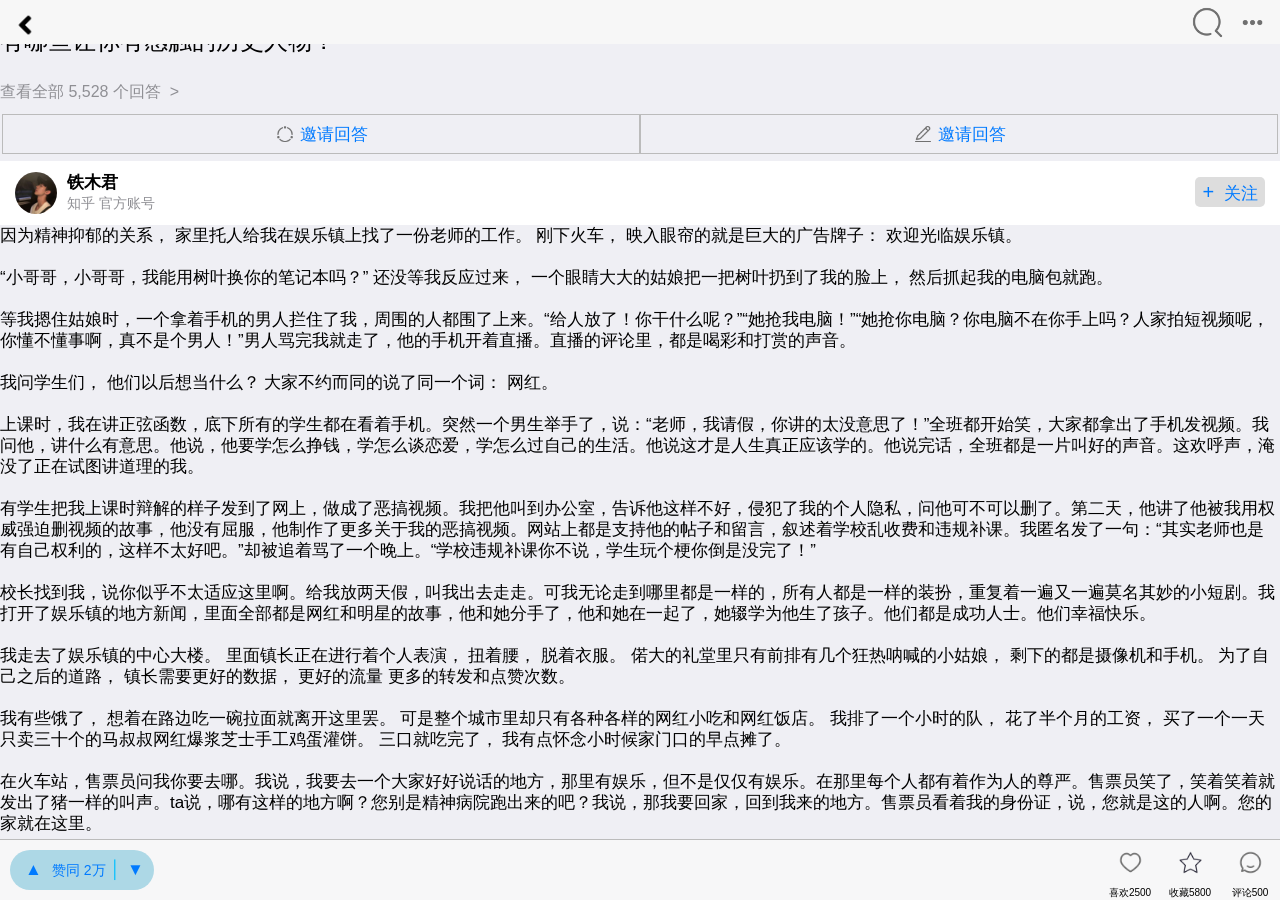
<file: Follow_Page/Follow_Page_3.html>
<!doctype html>
<html>
	<head>
		<meta charset="utf-8">
		<title></title>
		<meta name="viewport" content="width=device-width,initial-scale=1,minimum-scale=1,maximum-scale=1,user-scalable=no" />
		<link href="../css/mui.css" rel="stylesheet" />
		<script src="../js/mui.js"></script>
		<style>
			/* * { touch-action: none; } */
			 html,body{
				padding: 0px;
				margin: 0px;
				width: 100%;
				height: 100%;
			 }
			.mui-bar-nav 
			{
				-webkit-box-shadow: none;
				box-shadow: none;
			}
			.div_top_right_icon_box
			{
				width: auto;
				float: right;
			}
			.div_Invitation_box_half_left .span{
				color: #007AFF;
			}
			.div_top_right_icon_box_icon_Style
			{
				margin-top: 5px;
				width: 35px;
				height: 35px;
				float: right;
				max-width: 100%;
			}
			.div_problem_box
			{
				width: 100%;
				float: left;
				margin-top: 30px;
			}
			.div_Invitation_box_half_left
			{
				width: 100%;
				display: flex;
				justify-content: center;
			}
			.div_User_Box_Rigth
			{
				float: right;
				margin-top: 5px;
				background-color: #DDDDDD;
				width: 70px;
				height: 30px;
				border-radius: 5px;
				text-align: center;
				line-height: 30px;
			}
			.mui-table-view:after{ height:0}
			.mui-table-view:before{ height:0}
			.div_buttom_fix
			{
				height: 61px;
				width: 100%;
				position: fixed;
				bottom: 0;
				border-top: 1px solid #BBBBBB;
				background-color: #F7F7F8;
				z-index: 10;
			}
			.div_buttom_fix_left
			{
				height: 40px;
				width: auto;
				float: left;
				margin-top: 10px;
			}
			.div_buttom_fix_left_up
			{
				text-align: center;
				width: auto;
				line-height: 40px;
				height: auto;
				float: left;
				margin-left: 10px;
				background-color: #ADD8E6;
				border-radius: 20px;
			}
			.div_buttom_fix_right
			{
				height: 40px;
				float: right;
				width: auto;
				margin-top: 10px;
				text-align: center;
			}
			.content.mui-content
			{
				width: 100%;
				padding: 0px;
			}
			.img{
				width: 20px;
				height: 20px;
				margin: 0px;
			}
			.invitation{
				width: 100%;
				padding: 2px;
				display: flex;
			}
			.invitation img{
				width: 20px;
				height: 20px;
				margin-right: 5px;
			}
			.public{
				color: #007AFF;
				height: 40px;
				display: flex;
				justify-content: center;
				align-items: center;
				border: 1px solid #BBBBBB;
				width: 50%;
			}
		</style>
	</head>
	<body>
		<header class="header mui-bar mui-bar-nav" id="heardermylab">
			<a class=" mui-action-back mui-icon mui-pull-left"><span style="font-size: 16px;"><img src="../Picture/Left.png"
					 style="max-width: 100%;width: 30px;height: 30px;" /></span></a>
			<div class="div_top_right_icon_box">
				<img src="../Picture/More.png" style="margin-left: 10px;" class="div_top_right_icon_box_icon_Style" />
				<img src="../Picture/search.png" class="div_top_right_icon_box_icon_Style" />
			</div>
		</header>
		<div class="content mui-content">
			<div class="mui-scroll-wrapper" id="div_p_top">
				<div class="mui-scroll">
					<div class="div_problem_box">
						<p style="font-size: 24px;color: #000000; margin-bottom: 30px;">有哪些让你有感触的历史人物？</p>
						<p style="font-size: 16px;">查看全部 5,528 个回答&nbsp;&nbsp;></p>
					</div>
					<div class="invitation">
						<div class="left public">
							<img src="../Picture/Invitation_to_talk.png">
							<span>邀请回答</span>
						</div>
						<div class="right public">
							<img src="../Picture/Write_Talk.png">
							<span>邀请回答</span>
						</div>
					</div>
					<div class="div_User_Box" id="div_user_box">
						<ul class="mui-table-view" style="margin-top: 5px;">
							<li class="mui-table-view-cell mui-media">
								<a href="javascript:;">
									<img class="mui-media-object mui-pull-left" src="../User_Head/User_3.jpeg" style="border-radius: 25px;">
									<div class="div_User_Box_Rigth">
										<span style="font-weight: 500;font-size: 20px;color: #007AFF;">+</span><span style="font-weight: 500;color: #007AFF;">&nbsp;&nbsp;关注</span>
									</div>
									<div class="mui-media-body">
										<span style="font-weight: 800;">铁木君</span>
										<p>知乎&nbsp;官方账号</p>
									</div>
								</a>
							</li>
						</ul>
					</div>
					<div id="p">
						<div>
							因为精神抑郁的关系，
							
							家里托人给我在娱乐镇上找了一份老师的工作。
							
							刚下火车，
							
							映入眼帘的就是巨大的广告牌子：
							
							欢迎光临娱乐镇。
						</div>
						<br />
						<div>
							“小哥哥，小哥哥，我能用树叶换你的笔记本吗？”
							
							还没等我反应过来，
							
							一个眼睛大大的姑娘把一把树叶扔到了我的脸上，
							
							然后抓起我的电脑包就跑。
							

						</div>
						<br />
						<div>
等我摁住姑娘时，一个拿着手机的男人拦住了我，周围的人都围了上来。“给人放了！你干什么呢？”“她抢我电脑！”“她抢你电脑？你电脑不在你手上吗？人家拍短视频呢，你懂不懂事啊，真不是个男人！”男人骂完我就走了，他的手机开着直播。直播的评论里，都是喝彩和打赏的声音。
						</div>
						<br />
						<div>
我问学生们，

他们以后想当什么？

大家不约而同的说了同一个词：

网红。						</div>
						<br />
						<div>
上课时，我在讲正弦函数，底下所有的学生都在看着手机。突然一个男生举手了，说：“老师，我请假，你讲的太没意思了！”全班都开始笑，大家都拿出了手机发视频。我问他，讲什么有意思。他说，他要学怎么挣钱，学怎么谈恋爱，学怎么过自己的生活。他说这才是人生真正应该学的。他说完话，全班都是一片叫好的声音。这欢呼声，淹没了正在试图讲道理的我。
						</div>
						<br />
						<div>
有学生把我上课时辩解的样子发到了网上，做成了恶搞视频。我把他叫到办公室，告诉他这样不好，侵犯了我的个人隐私，问他可不可以删了。第二天，他讲了他被我用权威强迫删视频的故事，他没有屈服，他制作了更多关于我的恶搞视频。网站上都是支持他的帖子和留言，叙述着学校乱收费和违规补课。我匿名发了一句：“其实老师也是有自己权利的，这样不太好吧。”却被追着骂了一个晚上。“学校违规补课你不说，学生玩个梗你倒是没完了！”

</div>
						<br />
						<div>
校长找到我，说你似乎不太适应这里啊。给我放两天假，叫我出去走走。可我无论走到哪里都是一样的，所有人都是一样的装扮，重复着一遍又一遍莫名其妙的小短剧。我打开了娱乐镇的地方新闻，里面全部都是网红和明星的故事，他和她分手了，他和她在一起了，她辍学为他生了孩子。他们都是成功人士。他们幸福快乐。
</div>
						<br />
						<div>
							我走去了娱乐镇的中心大楼。
							
							里面镇长正在进行着个人表演，
							
							扭着腰，
							
							脱着衣服。
							
							偌大的礼堂里只有前排有几个狂热呐喊的小姑娘，
							
							剩下的都是摄像机和手机。
							
							为了自己之后的道路，
							
							镇长需要更好的数据，
							
							更好的流量
							
							更多的转发和点赞次数。
						</div>
						<br />
						<div>
							我有些饿了，
							
							想着在路边吃一碗拉面就离开这里罢。
							
							可是整个城市里却只有各种各样的网红小吃和网红饭店。
							
							我排了一个小时的队，
							
							花了半个月的工资，
							
							买了一个一天只卖三十个的马叔叔网红爆浆芝士手工鸡蛋灌饼。
							
							三口就吃完了，
							
							我有点怀念小时候家门口的早点摊了。
						</div>
						<br />
						<div>
							在火车站，售票员问我你要去哪。我说，我要去一个大家好好说话的地方，那里有娱乐，但不是仅仅有娱乐。在那里每个人都有着作为人的尊严。售票员笑了，笑着笑着就发出了猪一样的叫声。ta说，哪有这样的地方啊？您别是精神病院跑出来的吧？我说，那我要回家，回到我来的地方。售票员看着我的身份证，说，您就是这的人啊。您的家就在这里。
							
						</div>
						<br />
						<div>
							我和大夫说，
							
							我要回我来的地方。
							
							大夫讲了一个网上流传了好几年的笑话，
							
							然后开怀大笑。
							
							边笑边说，
							
							你刚刚出院，
							
							为什么要回来呢？
							
							我也笑了，
							
							说：
							
							我觉得我还没有被治好。
							
							我还不是一个正常人。
						</div>
					</div>
				</div>
			</div>
			<div class="div_buttom_fix" id="div_buttom_fix">
				<div class="div_buttom_fix_left">
					<div class="div_buttom_fix_left_up">
						<span style="color: #007AFF;margin-left: 15px;">▲</span><span style="font-size: 14px;color: #007AFF;margin-left: 10px;">赞同&nbsp;2万</span>
						<span style="color: #00BFFF;">│</span><span style="color: #007AFF;margin-left: 6px;margin-right: 10px;">▼</span>
					</div>
				</div>
				<div class="div_buttom_fix_right">
					<div class="mui-row">
						<div class="mui-col-xs-4" style="width: 60px;">
							<img src="../Picture/User_Like.png" style="width: 25px;height: 25px;" />
						</div>
						<div class="mui-col-xs-4" style="width: 60px;">
							<img src="../Picture/User_Collection.png" style="width: 25px;height: 25px;" />
						</div>
						<div class="mui-col-xs-4" style="width: 60px;">
							<img src="../Picture/User_Talk.png" style="width: 25px;height: 25px;" />
						</div>
					</div>
					<div class="mui-row">
						<div class="mui-col-xs-4">
							<span style="font-size: 10px;">喜欢2500</span>
						</div>
						<div class="mui-col-xs-4">
							<span style="font-size: 10px;">收藏5800</span>
						</div>
						<div class="mui-col-xs-4">
							<span style="font-size: 10px;">评论500</span>
						</div>
					</div>
				</div>
			</div>
		</div>
	</body>
	<script type="text/javascript">
		mui.init({
			// gestureConfig: {
			// 	tap: true, //默认为true
			// 	doubletap: true, //默认为false
			// 	longtap: true, //默认为false
			// 	swipe: true, //默认为true
			// 	drag: true, //默认为true
			// 	hold: false, //默认为false，不监听
			// 	release: false //默认为false，不监听
			// }
		});
		mui.plusReady(function() {
			var height = Math.round(plus.navigator.getStatusbarHeight());
			var header = document.getElementById('heardermylab');
			var div_p_top = document.getElementById('div_p_top');
			var div_buttom_fix = document.getElementById('div_buttom_fix');
			var div = document.getElementById('div_user_box');
			var p = document.getElementById('p');
			if (plus.navigator.isImmersedStatusbar()) {
				header.style.marginTop = (Math.round(plus.navigator.getStatusbarHeight())) + 'px';
				div_p_top.style.marginTop = header.offsetHeight + height + 'px';
				plus.navigator.setStatusBarStyle('dark');
			}
			var scroll = mui('.mui-scroll-wrapper').scroll();
			document.querySelector('.mui-scroll-wrapper').addEventListener('swipeup', function() {
				div_buttom_fix.classList.add('mui-hidden');
			});
			document.querySelector('.mui-scroll-wrapper').addEventListener('swipedown', function() {
				div_buttom_fix.classList.remove('mui-hidden');
			});
		});
	</script>
</html>
</file>
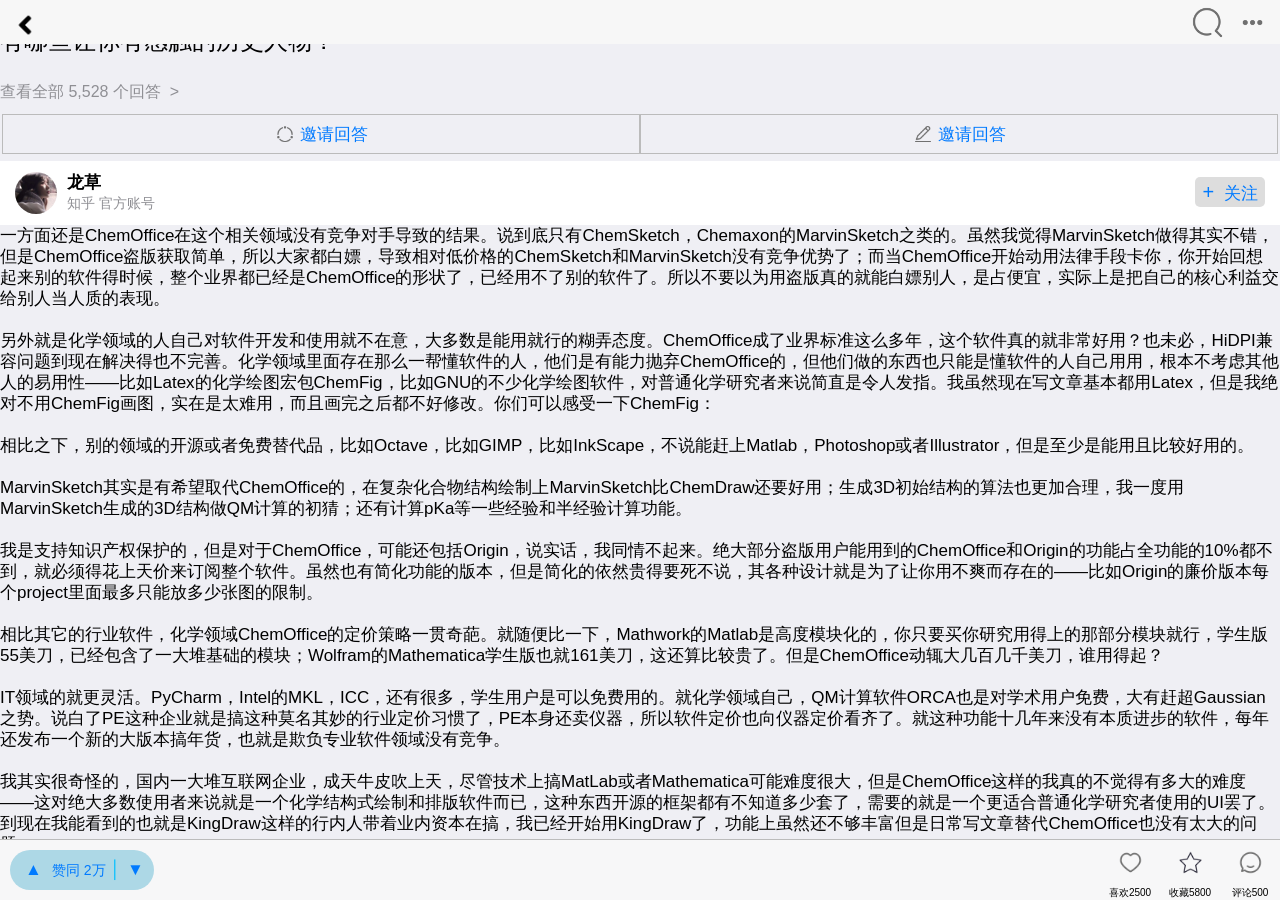
<file: Follow_Page/Follow_Page_4.html>
<!doctype html>
<html>
	<head>
		<meta charset="utf-8">
		<title></title>
		<meta name="viewport" content="width=device-width,initial-scale=1,minimum-scale=1,maximum-scale=1,user-scalable=no" />
		<link href="../css/mui.css" rel="stylesheet" />
		<script src="../js/mui.js"></script>
		<style>
			/* * { touch-action: none; } */
			 html,body{
				padding: 0px;
				margin: 0px;
				width: 100%;
				height: 100%;
			 }
			.mui-bar-nav 
			{
				-webkit-box-shadow: none;
				box-shadow: none;
			}
			.div_top_right_icon_box
			{
				width: auto;
				float: right;
			}
			.div_Invitation_box_half_left .span{
				color: #007AFF;
			}
			.div_top_right_icon_box_icon_Style
			{
				margin-top: 5px;
				width: 35px;
				height: 35px;
				float: right;
				max-width: 100%;
			}
			.div_problem_box
			{
				width: 100%;
				float: left;
				margin-top: 30px;
			}
			.div_Invitation_box_half_left
			{
				width: 100%;
				display: flex;
				justify-content: center;
			}
			.div_User_Box_Rigth
			{
				float: right;
				margin-top: 5px;
				background-color: #DDDDDD;
				width: 70px;
				height: 30px;
				border-radius: 5px;
				text-align: center;
				line-height: 30px;
			}
			.mui-table-view:after{ height:0}
			.mui-table-view:before{ height:0}
			.div_buttom_fix
			{
				height: 61px;
				width: 100%;
				position: fixed;
				bottom: 0;
				border-top: 1px solid #BBBBBB;
				background-color: #F7F7F8;
				z-index: 10;
			}
			.div_buttom_fix_left
			{
				height: 40px;
				width: auto;
				float: left;
				margin-top: 10px;
			}
			.div_buttom_fix_left_up
			{
				text-align: center;
				width: auto;
				line-height: 40px;
				height: auto;
				float: left;
				margin-left: 10px;
				background-color: #ADD8E6;
				border-radius: 20px;
			}
			.div_buttom_fix_right
			{
				height: 40px;
				float: right;
				width: auto;
				margin-top: 10px;
				text-align: center;
			}
			.content.mui-content
			{
				width: 100%;
				padding: 0px;
			}
			.img{
				width: 20px;
				height: 20px;
				margin: 0px;
			}
			.invitation{
				width: 100%;
				padding: 2px;
				display: flex;
			}
			.invitation img{
				width: 20px;
				height: 20px;
				margin-right: 5px;
			}
			.public{
				color: #007AFF;
				height: 40px;
				display: flex;
				justify-content: center;
				align-items: center;
				border: 1px solid #BBBBBB;
				width: 50%;
			}
		</style>
	</head>
	<body>
		<header class="header mui-bar mui-bar-nav" id="heardermylab">
			<a class=" mui-action-back mui-icon mui-pull-left"><span style="font-size: 16px;"><img src="../Picture/Left.png"
					 style="max-width: 100%;width: 30px;height: 30px;" /></span></a>
			<div class="div_top_right_icon_box">
				<img src="../Picture/More.png" style="margin-left: 10px;" class="div_top_right_icon_box_icon_Style" />
				<img src="../Picture/search.png" class="div_top_right_icon_box_icon_Style" />
			</div>
		</header>
		<div class="content mui-content">
			<div class="mui-scroll-wrapper" id="div_p_top">
				<div class="mui-scroll">
					<div class="div_problem_box">
						<p style="font-size: 24px;color: #000000; margin-bottom: 30px;">有哪些让你有感触的历史人物？</p>
						<p style="font-size: 16px;">查看全部 5,528 个回答&nbsp;&nbsp;></p>
					</div>
					<div class="invitation">
						<div class="left public">
							<img src="../Picture/Invitation_to_talk.png">
							<span>邀请回答</span>
						</div>
						<div class="right public">
							<img src="../Picture/Write_Talk.png">
							<span>邀请回答</span>
						</div>
					</div>
					<div class="div_User_Box" id="div_user_box">
						<ul class="mui-table-view" style="margin-top: 5px;">
							<li class="mui-table-view-cell mui-media">
								<a href="javascript:;">
									<img class="mui-media-object mui-pull-left" src="../User_Head/User_2.jpeg" style="border-radius: 25px;">
									<div class="div_User_Box_Rigth">
										<span style="font-weight: 500;font-size: 20px;color: #007AFF;">+</span><span style="font-weight: 500;color: #007AFF;">&nbsp;&nbsp;关注</span>
									</div>
									<div class="mui-media-body">
										<span style="font-weight: 800;">龙草</span>
										<p>知乎&nbsp;官方账号</p>
									</div>
								</a>
							</li>
						</ul>
					</div>
					<div id="p">
						<div>
							一方面还是ChemOffice在这个相关领域没有竞争对手导致的结果。说到底只有ChemSketch，Chemaxon的MarvinSketch之类的。虽然我觉得MarvinSketch做得其实不错，但是ChemOffice盗版获取简单，所以大家都白嫖，导致相对低价格的ChemSketch和MarvinSketch没有竞争优势了；而当ChemOffice开始动用法律手段卡你，你开始回想起来别的软件得时候，整个业界都已经是ChemOffice的形状了，已经用不了别的软件了。所以不要以为用盗版真的就能白嫖别人，是占便宜，实际上是把自己的核心利益交给别人当人质的表现。
						</div>
						<br />
						<div>
							另外就是化学领域的人自己对软件开发和使用就不在意，大多数是能用就行的糊弄态度。ChemOffice成了业界标准这么多年，这个软件真的就非常好用？也未必，HiDPI兼容问题到现在解决得也不完善。化学领域里面存在那么一帮懂软件的人，他们是有能力抛弃ChemOffice的，但他们做的东西也只能是懂软件的人自己用用，根本不考虑其他人的易用性——比如Latex的化学绘图宏包ChemFig，比如GNU的不少化学绘图软件，对普通化学研究者来说简直是令人发指。我虽然现在写文章基本都用Latex，但是我绝对不用ChemFig画图，实在是太难用，而且画完之后都不好修改。你们可以感受一下ChemFig：
						</div>
						<br />
						<div>
相比之下，别的领域的开源或者免费替代品，比如Octave，比如GIMP，比如InkScape，不说能赶上Matlab，Photoshop或者Illustrator，但是至少是能用且比较好用的。						</div>
						<br />
						<div>
MarvinSketch其实是有希望取代ChemOffice的，在复杂化合物结构绘制上MarvinSketch比ChemDraw还要好用；生成3D初始结构的算法也更加合理，我一度用MarvinSketch生成的3D结构做QM计算的初猜；还有计算pKa等一些经验和半经验计算功能。
		</div>
						<br />
						<div>
我是支持知识产权保护的，但是对于ChemOffice，可能还包括Origin，说实话，我同情不起来。绝大部分盗版用户能用到的ChemOffice和Origin的功能占全功能的10%都不到，就必须得花上天价来订阅整个软件。虽然也有简化功能的版本，但是简化的依然贵得要死不说，其各种设计就是为了让你用不爽而存在的——比如Origin的廉价版本每个project里面最多只能放多少张图的限制。
				</div>
						<br />
						<div>
相比其它的行业软件，化学领域ChemOffice的定价策略一贯奇葩。就随便比一下，Mathwork的Matlab是高度模块化的，你只要买你研究用得上的那部分模块就行，学生版55美刀，已经包含了一大堆基础的模块；Wolfram的Mathematica学生版也就161美刀，这还算比较贵了。但是ChemOffice动辄大几百几千美刀，谁用得起？

</div>
						<br />
						<div>
IT领域的就更灵活。PyCharm，Intel的MKL，ICC，还有很多，学生用户是可以免费用的。就化学领域自己，QM计算软件ORCA也是对学术用户免费，大有赶超Gaussian之势。说白了PE这种企业就是搞这种莫名其妙的行业定价习惯了，PE本身还卖仪器，所以软件定价也向仪器定价看齐了。就这种功能十几年来没有本质进步的软件，每年还发布一个新的大版本搞年货，也就是欺负专业软件领域没有竞争。
</div>
						<br />
						<div>
							我其实很奇怪的，国内一大堆互联网企业，成天牛皮吹上天，尽管技术上搞MatLab或者Mathematica可能难度很大，但是ChemOffice这样的我真的不觉得有多大的难度——这对绝大多数使用者来说就是一个化学结构式绘制和排版软件而已，这种东西开源的框架都有不知道多少套了，需要的就是一个更适合普通化学研究者使用的UI罢了。到现在我能看到的也就是KingDraw这样的行内人带着业内资本在搞，我已经开始用KingDraw了，功能上虽然还不够丰富但是日常写文章替代ChemOffice也没有太大的问题。
							
							
						</div>
						
					</div>
				</div>
			</div>
			<div class="div_buttom_fix" id="div_buttom_fix">
				<div class="div_buttom_fix_left">
					<div class="div_buttom_fix_left_up">
						<span style="color: #007AFF;margin-left: 15px;">▲</span><span style="font-size: 14px;color: #007AFF;margin-left: 10px;">赞同&nbsp;2万</span>
						<span style="color: #00BFFF;">│</span><span style="color: #007AFF;margin-left: 6px;margin-right: 10px;">▼</span>
					</div>
				</div>
				<div class="div_buttom_fix_right">
					<div class="mui-row">
						<div class="mui-col-xs-4" style="width: 60px;">
							<img src="../Picture/User_Like.png" style="width: 25px;height: 25px;" />
						</div>
						<div class="mui-col-xs-4" style="width: 60px;">
							<img src="../Picture/User_Collection.png" style="width: 25px;height: 25px;" />
						</div>
						<div class="mui-col-xs-4" style="width: 60px;">
							<img src="../Picture/User_Talk.png" style="width: 25px;height: 25px;" />
						</div>
					</div>
					<div class="mui-row">
						<div class="mui-col-xs-4">
							<span style="font-size: 10px;">喜欢2500</span>
						</div>
						<div class="mui-col-xs-4">
							<span style="font-size: 10px;">收藏5800</span>
						</div>
						<div class="mui-col-xs-4">
							<span style="font-size: 10px;">评论500</span>
						</div>
					</div>
				</div>
			</div>
		</div>
	</body>
	<script type="text/javascript">
		mui.init({
			// gestureConfig: {
			// 	tap: true, //默认为true
			// 	doubletap: true, //默认为false
			// 	longtap: true, //默认为false
			// 	swipe: true, //默认为true
			// 	drag: true, //默认为true
			// 	hold: false, //默认为false，不监听
			// 	release: false //默认为false，不监听
			// }
		});
		mui.plusReady(function() {
			var height = Math.round(plus.navigator.getStatusbarHeight());
			var header = document.getElementById('heardermylab');
			var div_p_top = document.getElementById('div_p_top');
			var div_buttom_fix = document.getElementById('div_buttom_fix');
			var div = document.getElementById('div_user_box');
			var p = document.getElementById('p');
			if (plus.navigator.isImmersedStatusbar()) {
				header.style.marginTop = (Math.round(plus.navigator.getStatusbarHeight())) + 'px';
				div_p_top.style.marginTop = header.offsetHeight + height + 'px';
				plus.navigator.setStatusBarStyle('dark');
			}
			var scroll = mui('.mui-scroll-wrapper').scroll();
			document.querySelector('.mui-scroll-wrapper').addEventListener('swipeup', function() {
				div_buttom_fix.classList.add('mui-hidden');
			});
			document.querySelector('.mui-scroll-wrapper').addEventListener('swipedown', function() {
				div_buttom_fix.classList.remove('mui-hidden');
			});
		});
	</script>
</html>
</file>
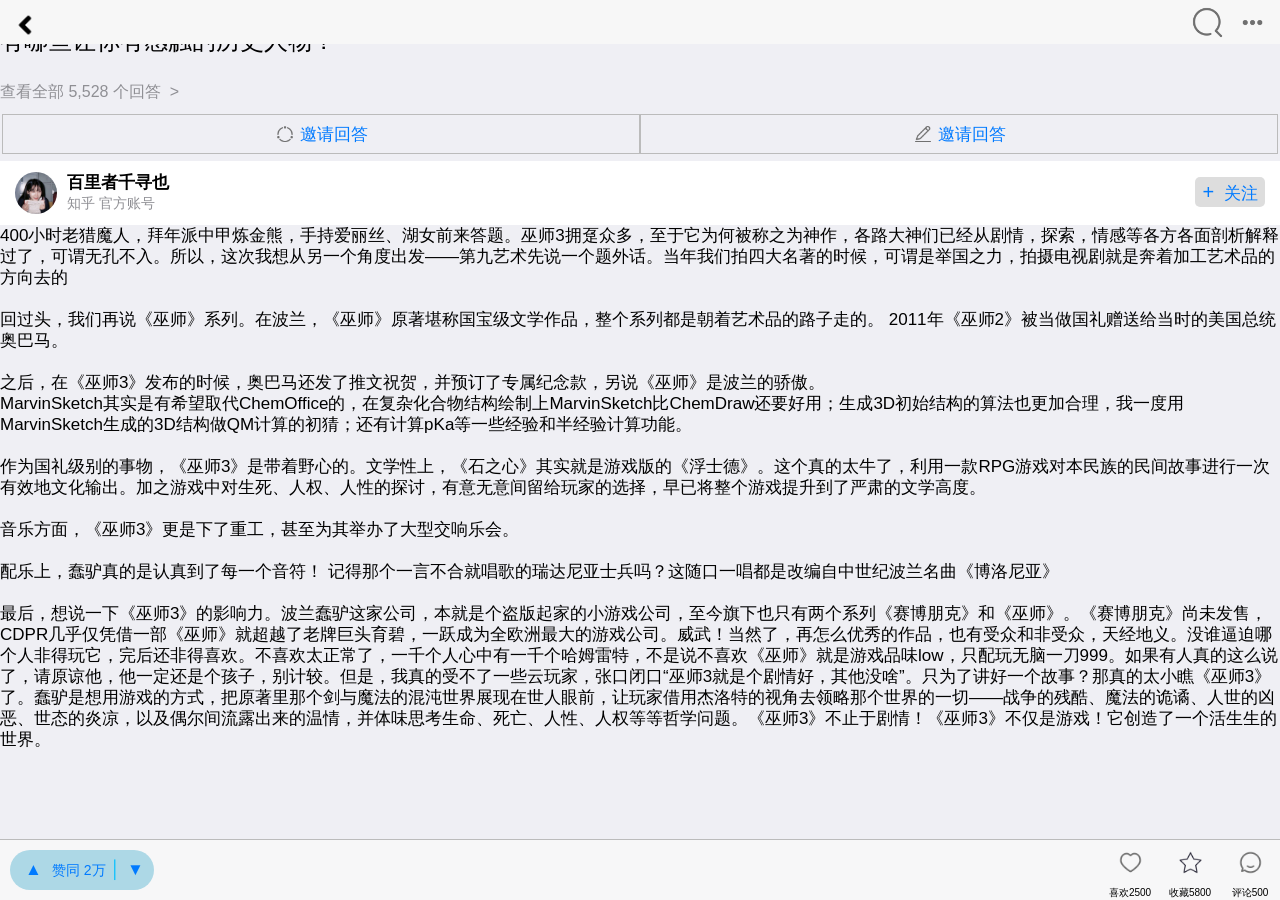
<file: Follow_Page/Follow_Page_5.html>
<!doctype html>
<html>
	<head>
		<meta charset="utf-8">
		<title></title>
		<meta name="viewport" content="width=device-width,initial-scale=1,minimum-scale=1,maximum-scale=1,user-scalable=no" />
		<link href="../css/mui.css" rel="stylesheet" />
		<script src="../js/mui.js"></script>
		<style>
			/* * { touch-action: none; } */
			 html,body{
				padding: 0px;
				margin: 0px;
				width: 100%;
				height: 100%;
			 }
			.mui-bar-nav 
			{
				-webkit-box-shadow: none;
				box-shadow: none;
			}
			.div_top_right_icon_box
			{
				width: auto;
				float: right;
			}
			.div_Invitation_box_half_left .span{
				color: #007AFF;
			}
			.div_top_right_icon_box_icon_Style
			{
				margin-top: 5px;
				width: 35px;
				height: 35px;
				float: right;
				max-width: 100%;
			}
			.div_problem_box
			{
				width: 100%;
				float: left;
				margin-top: 30px;
			}
			.div_Invitation_box_half_left
			{
				width: 100%;
				display: flex;
				justify-content: center;
			}
			.div_User_Box_Rigth
			{
				float: right;
				margin-top: 5px;
				background-color: #DDDDDD;
				width: 70px;
				height: 30px;
				border-radius: 5px;
				text-align: center;
				line-height: 30px;
			}
			.mui-table-view:after{ height:0}
			.mui-table-view:before{ height:0}
			.div_buttom_fix
			{
				height: 61px;
				width: 100%;
				position: fixed;
				bottom: 0;
				border-top: 1px solid #BBBBBB;
				background-color: #F7F7F8;
				z-index: 10;
			}
			.div_buttom_fix_left
			{
				height: 40px;
				width: auto;
				float: left;
				margin-top: 10px;
			}
			.div_buttom_fix_left_up
			{
				text-align: center;
				width: auto;
				line-height: 40px;
				height: auto;
				float: left;
				margin-left: 10px;
				background-color: #ADD8E6;
				border-radius: 20px;
			}
			.div_buttom_fix_right
			{
				height: 40px;
				float: right;
				width: auto;
				margin-top: 10px;
				text-align: center;
			}
			.content.mui-content
			{
				width: 100%;
				padding: 0px;
			}
			.img{
				width: 20px;
				height: 20px;
				margin: 0px;
			}
			.invitation{
				width: 100%;
				padding: 2px;
				display: flex;
			}
			.invitation img{
				width: 20px;
				height: 20px;
				margin-right: 5px;
			}
			.public{
				color: #007AFF;
				height: 40px;
				display: flex;
				justify-content: center;
				align-items: center;
				border: 1px solid #BBBBBB;
				width: 50%;
			}
		</style>
	</head>
	<body>
		<header class="header mui-bar mui-bar-nav" id="heardermylab">
			<a class=" mui-action-back mui-icon mui-pull-left"><span style="font-size: 16px;"><img src="../Picture/Left.png"
					 style="max-width: 100%;width: 30px;height: 30px;" /></span></a>
			<div class="div_top_right_icon_box">
				<img src="../Picture/More.png" style="margin-left: 10px;" class="div_top_right_icon_box_icon_Style" />
				<img src="../Picture/search.png" class="div_top_right_icon_box_icon_Style" />
			</div>
		</header>
		<div class="content mui-content">
			<div class="mui-scroll-wrapper" id="div_p_top">
				<div class="mui-scroll">
					<div class="div_problem_box">
						<p style="font-size: 24px;color: #000000; margin-bottom: 30px;">有哪些让你有感触的历史人物？</p>
						<p style="font-size: 16px;">查看全部 5,528 个回答&nbsp;&nbsp;></p>
					</div>
					<div class="invitation">
						<div class="left public">
							<img src="../Picture/Invitation_to_talk.png">
							<span>邀请回答</span>
						</div>
						<div class="right public">
							<img src="../Picture/Write_Talk.png">
							<span>邀请回答</span>
						</div>
					</div>
					<div class="div_User_Box" id="div_user_box">
						<ul class="mui-table-view" style="margin-top: 5px;">
							<li class="mui-table-view-cell mui-media">
								<a href="javascript:;">
									<img class="mui-media-object mui-pull-left" src="../User_Head/User_1.jpeg" style="border-radius: 25px;">
									<div class="div_User_Box_Rigth">
										<span style="font-weight: 500;font-size: 20px;color: #007AFF;">+</span><span style="font-weight: 500;color: #007AFF;">&nbsp;&nbsp;关注</span>
									</div>
									<div class="mui-media-body">
										<span style="font-weight: 800;">百里者千寻也</span>
										<p>知乎&nbsp;官方账号</p>
									</div>
								</a>
							</li>
						</ul>
					</div>
					<div id="p">
						<div>
400小时老猎魔人，拜年派中甲炼金熊，手持爱丽丝、湖女前来答题。巫师3拥趸众多，至于它为何被称之为神作，各路大神们已经从剧情，探索，情感等各方各面剖析解释过了，可谓无孔不入。所以，这次我想从另一个角度出发——第九艺术先说一个题外话。当年我们拍四大名著的时候，可谓是举国之力，拍摄电视剧就是奔着加工艺术品的方向去的

						</div>
						<br />
						<div>
回过头，我们再说《巫师》系列。在波兰，《巫师》原著堪称国宝级文学作品，整个系列都是朝着艺术品的路子走的。

2011年《巫师2》被当做国礼赠送给当时的美国总统奥巴马。						</div>
						<br />
						<div>
之后，在《巫师3》发布的时候，奥巴马还发了推文祝贺，并预订了专属纪念款，另说《巫师》是波兰的骄傲。						<br />
						<div>
MarvinSketch其实是有希望取代ChemOffice的，在复杂化合物结构绘制上MarvinSketch比ChemDraw还要好用；生成3D初始结构的算法也更加合理，我一度用MarvinSketch生成的3D结构做QM计算的初猜；还有计算pKa等一些经验和半经验计算功能。
		</div>
						<br />
						<div>
作为国礼级别的事物，《巫师3》是带着野心的。文学性上，《石之心》其实就是游戏版的《浮士德》。这个真的太牛了，利用一款RPG游戏对本民族的民间故事进行一次有效地文化输出。加之游戏中对生死、人权、人性的探讨，有意无意间留给玩家的选择，早已将整个游戏提升到了严肃的文学高度。

				</div>
						<br />
						<div>
音乐方面，《巫师3》更是下了重工，甚至为其举办了大型交响乐会。
</div>
						<br />
						<div>
配乐上，蠢驴真的是认真到了每一个音符！

记得那个一言不合就唱歌的瑞达尼亚士兵吗？这随口一唱都是改编自中世纪波兰名曲《博洛尼亚》</div>
						<br />
						<div>
最后，想说一下《巫师3》的影响力。波兰蠢驴这家公司，本就是个盗版起家的小游戏公司，至今旗下也只有两个系列《赛博朋克》和《巫师》。《赛博朋克》尚未发售，CDPR几乎仅凭借一部《巫师》就超越了老牌巨头育碧，一跃成为全欧洲最大的游戏公司。威武！当然了，再怎么优秀的作品，也有受众和非受众，天经地义。没谁逼迫哪个人非得玩它，完后还非得喜欢。不喜欢太正常了，一千个人心中有一千个哈姆雷特，不是说不喜欢《巫师》就是游戏品味low，只配玩无脑一刀999。如果有人真的这么说了，请原谅他，他一定还是个孩子，别计较。但是，我真的受不了一些云玩家，张口闭口“巫师3就是个剧情好，其他没啥”。只为了讲好一个故事？那真的太小瞧《巫师3》了。蠢驴是想用游戏的方式，把原著里那个剑与魔法的混沌世界展现在世人眼前，让玩家借用杰洛特的视角去领略那个世界的一切——战争的残酷、魔法的诡谲、人世的凶恶、世态的炎凉，以及偶尔间流露出来的温情，并体味思考生命、死亡、人性、人权等等哲学问题。《巫师3》不止于剧情！《巫师3》不仅是游戏！它创造了一个活生生的世界。


						</div>
						
					</div>
				</div>
			</div>
			<div class="div_buttom_fix" id="div_buttom_fix">
				<div class="div_buttom_fix_left">
					<div class="div_buttom_fix_left_up">
						<span style="color: #007AFF;margin-left: 15px;">▲</span><span style="font-size: 14px;color: #007AFF;margin-left: 10px;">赞同&nbsp;2万</span>
						<span style="color: #00BFFF;">│</span><span style="color: #007AFF;margin-left: 6px;margin-right: 10px;">▼</span>
					</div>
				</div>
				<div class="div_buttom_fix_right">
					<div class="mui-row">
						<div class="mui-col-xs-4" style="width: 60px;">
							<img src="../Picture/User_Like.png" style="width: 25px;height: 25px;" />
						</div>
						<div class="mui-col-xs-4" style="width: 60px;">
							<img src="../Picture/User_Collection.png" style="width: 25px;height: 25px;" />
						</div>
						<div class="mui-col-xs-4" style="width: 60px;">
							<img src="../Picture/User_Talk.png" style="width: 25px;height: 25px;" />
						</div>
					</div>
					<div class="mui-row">
						<div class="mui-col-xs-4">
							<span style="font-size: 10px;">喜欢2500</span>
						</div>
						<div class="mui-col-xs-4">
							<span style="font-size: 10px;">收藏5800</span>
						</div>
						<div class="mui-col-xs-4">
							<span style="font-size: 10px;">评论500</span>
						</div>
					</div>
				</div>
			</div>
		</div>
	</body>
	<script type="text/javascript">
		mui.init({
			// gestureConfig: {
			// 	tap: true, //默认为true
			// 	doubletap: true, //默认为false
			// 	longtap: true, //默认为false
			// 	swipe: true, //默认为true
			// 	drag: true, //默认为true
			// 	hold: false, //默认为false，不监听
			// 	release: false //默认为false，不监听
			// }
		});
		mui.plusReady(function() {
			var height = Math.round(plus.navigator.getStatusbarHeight());
			var header = document.getElementById('heardermylab');
			var div_p_top = document.getElementById('div_p_top');
			var div_buttom_fix = document.getElementById('div_buttom_fix');
			var div = document.getElementById('div_user_box');
			var p = document.getElementById('p');
			if (plus.navigator.isImmersedStatusbar()) {
				header.style.marginTop = (Math.round(plus.navigator.getStatusbarHeight())) + 'px';
				div_p_top.style.marginTop = header.offsetHeight + height + 'px';
				plus.navigator.setStatusBarStyle('dark');
			}
			var scroll = mui('.mui-scroll-wrapper').scroll();
			document.querySelector('.mui-scroll-wrapper').addEventListener('swipeup', function() {
				div_buttom_fix.classList.add('mui-hidden');
			});
			document.querySelector('.mui-scroll-wrapper').addEventListener('swipedown', function() {
				div_buttom_fix.classList.remove('mui-hidden');
			});
		});
	</script>
</html>
</file>
